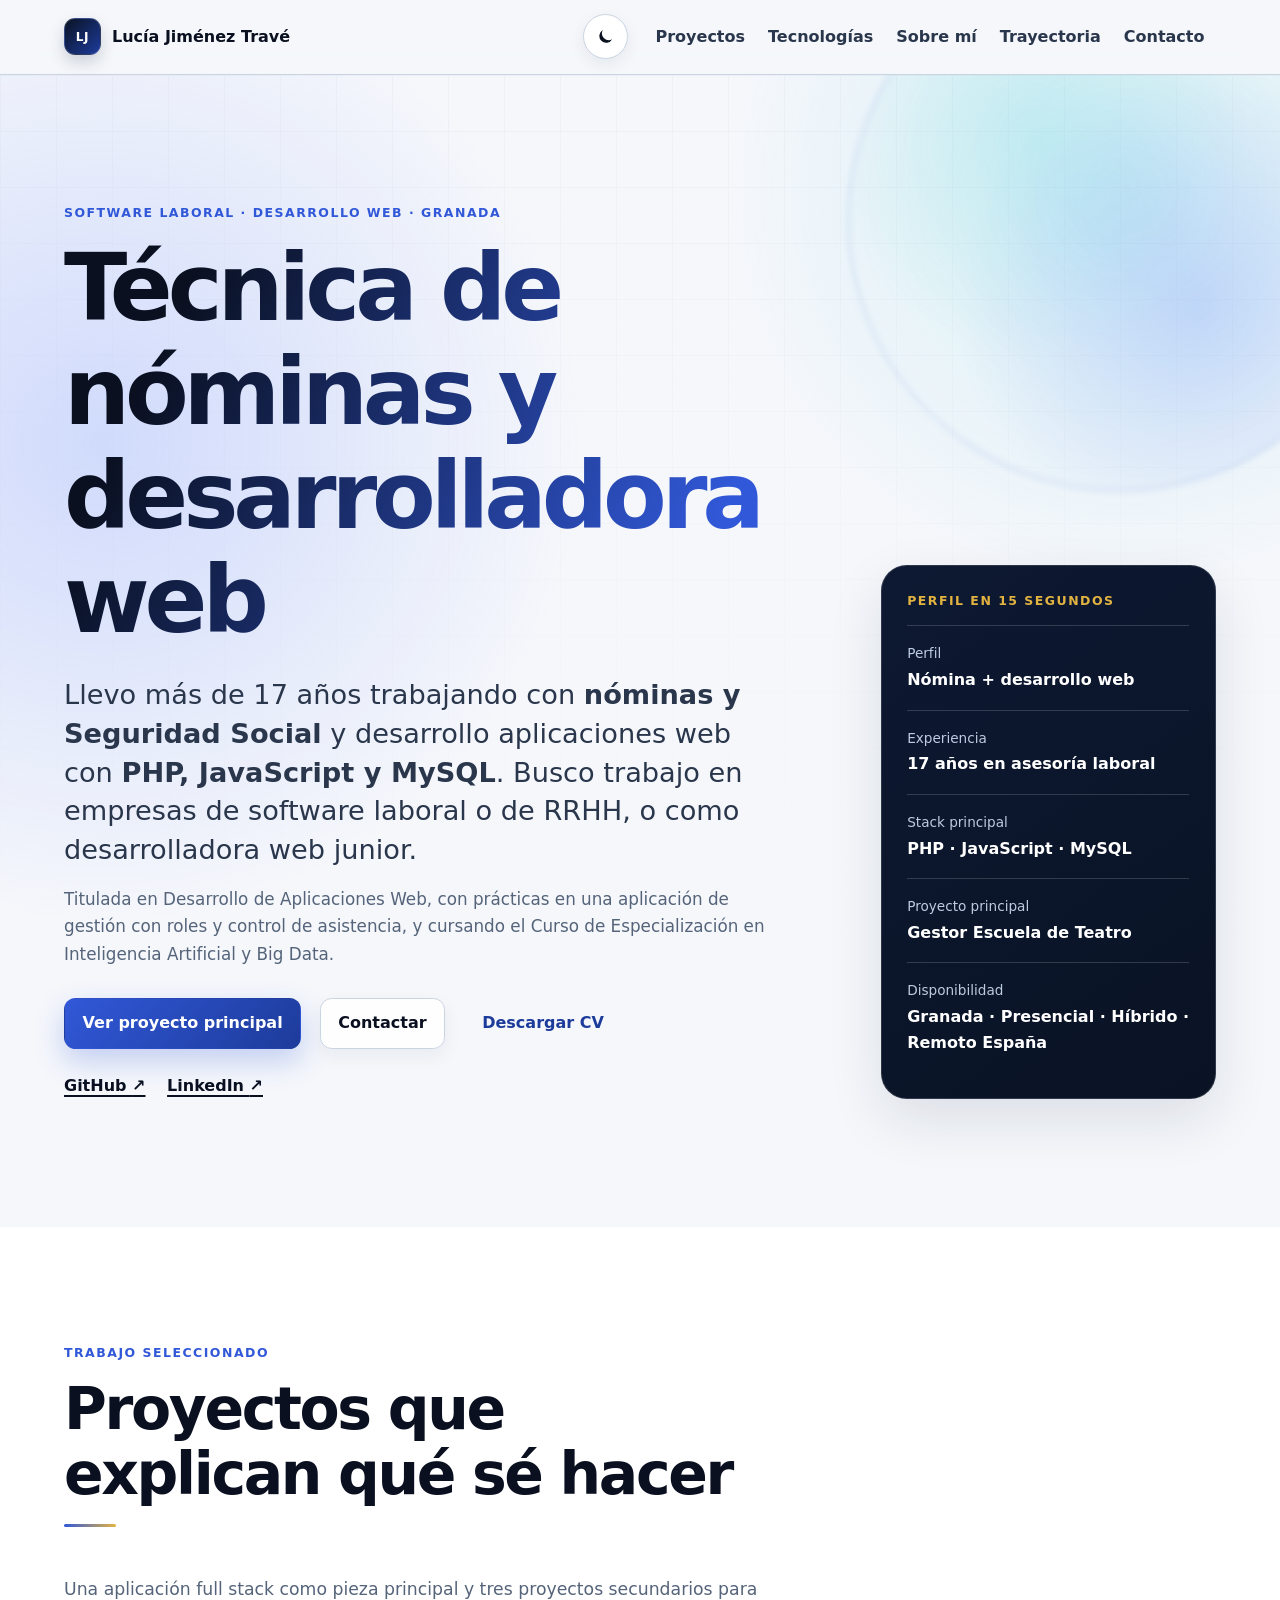
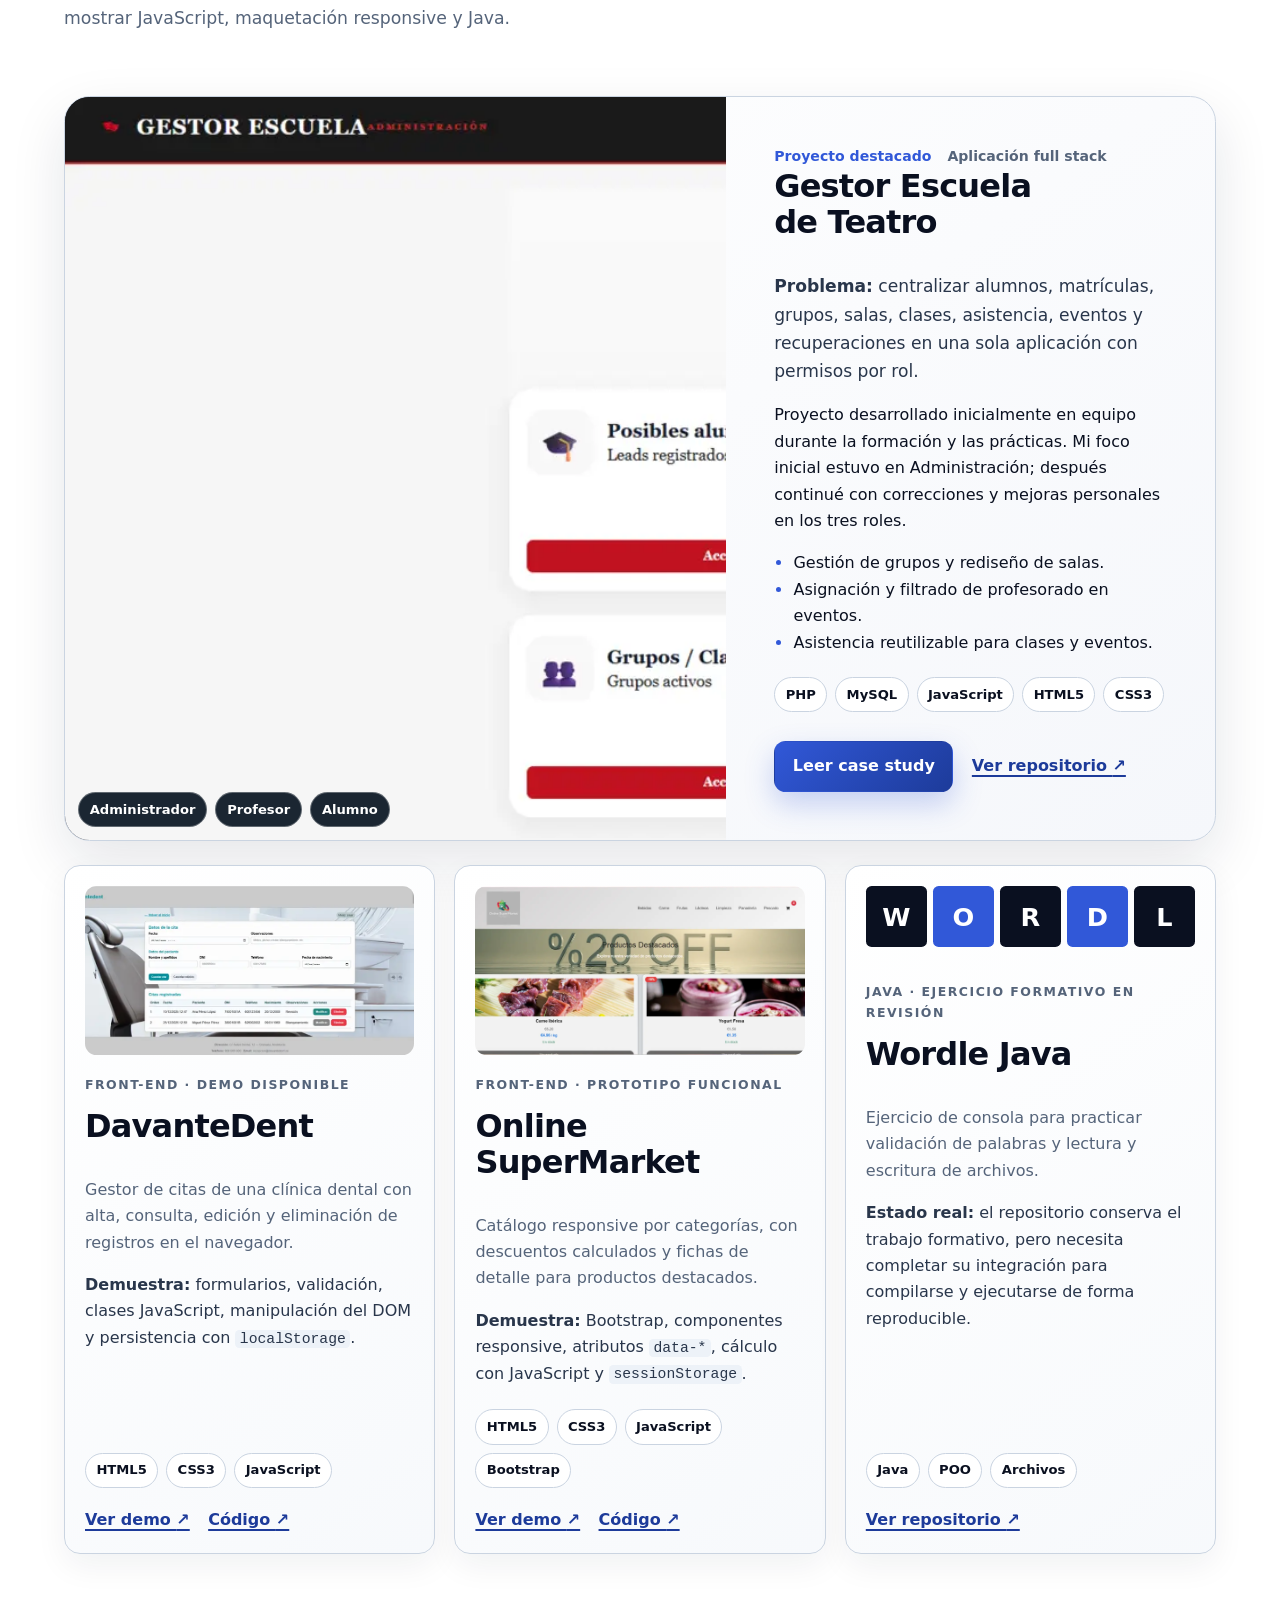
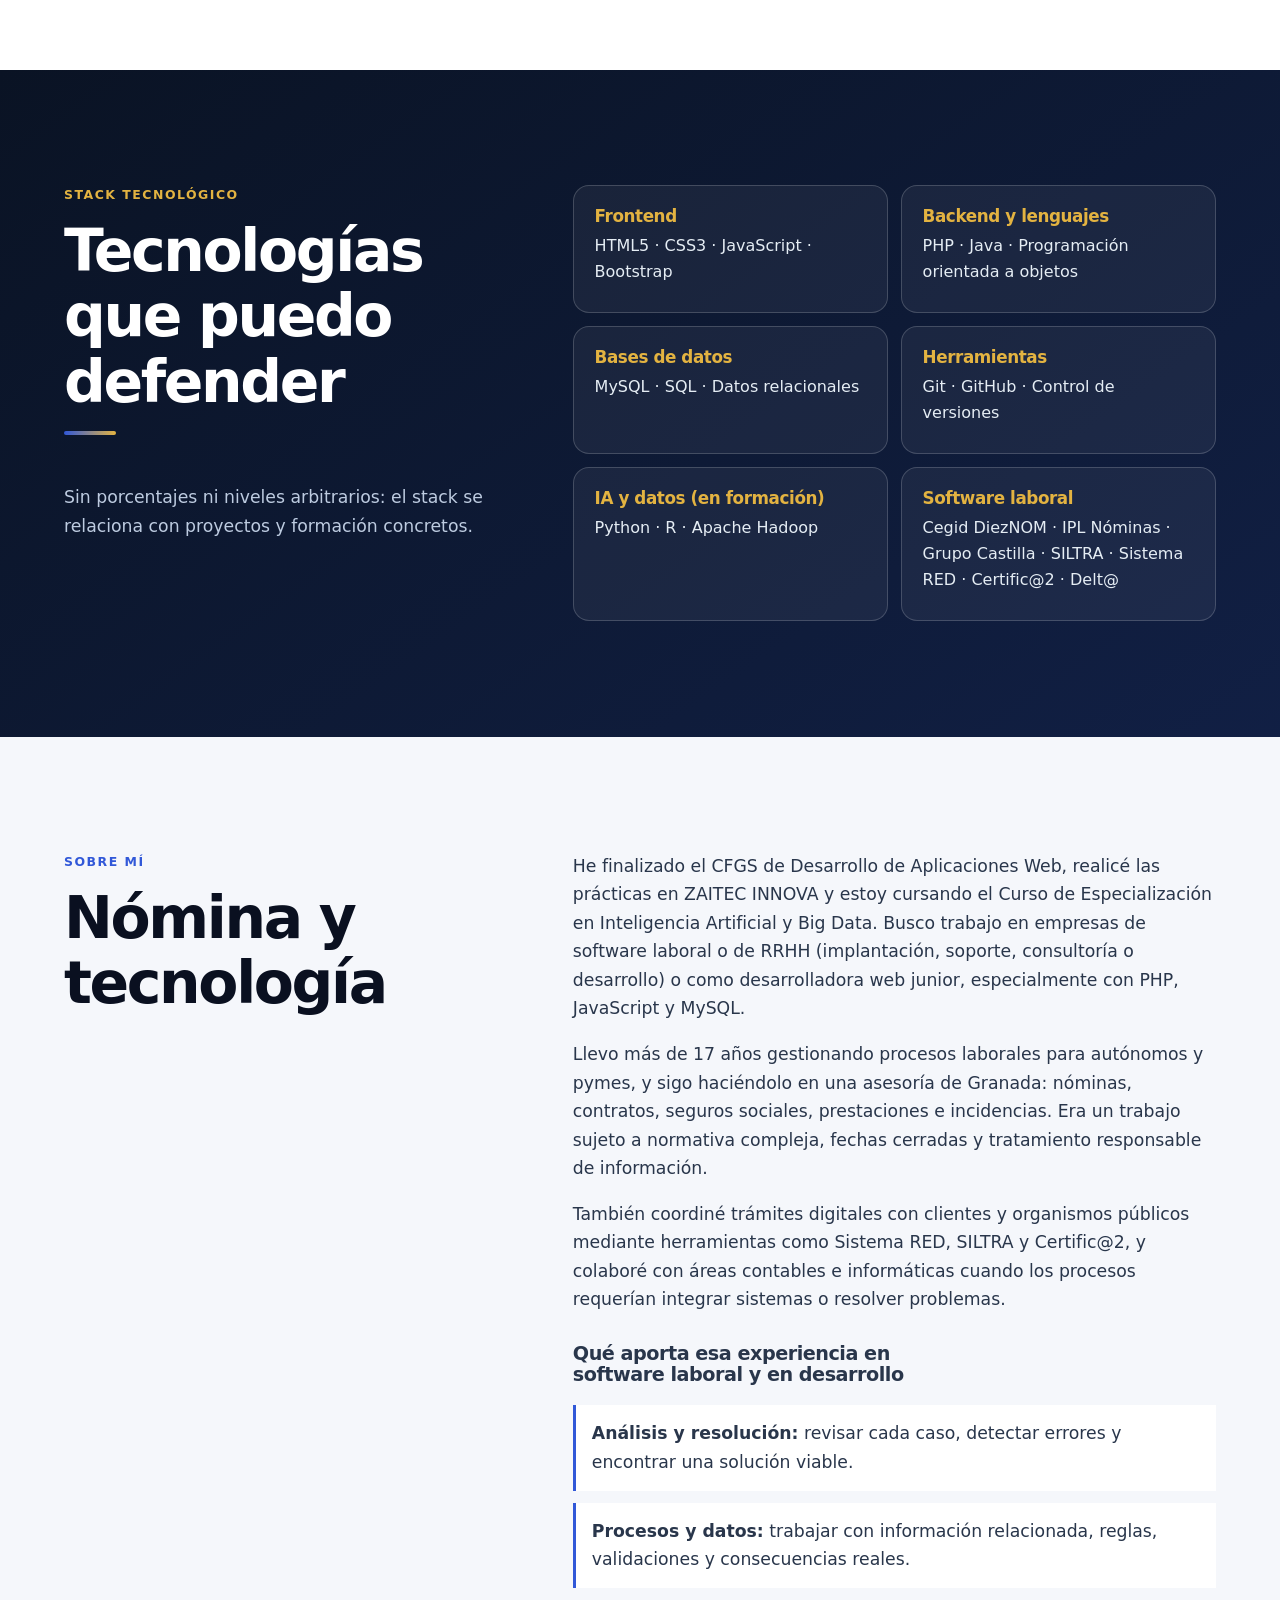
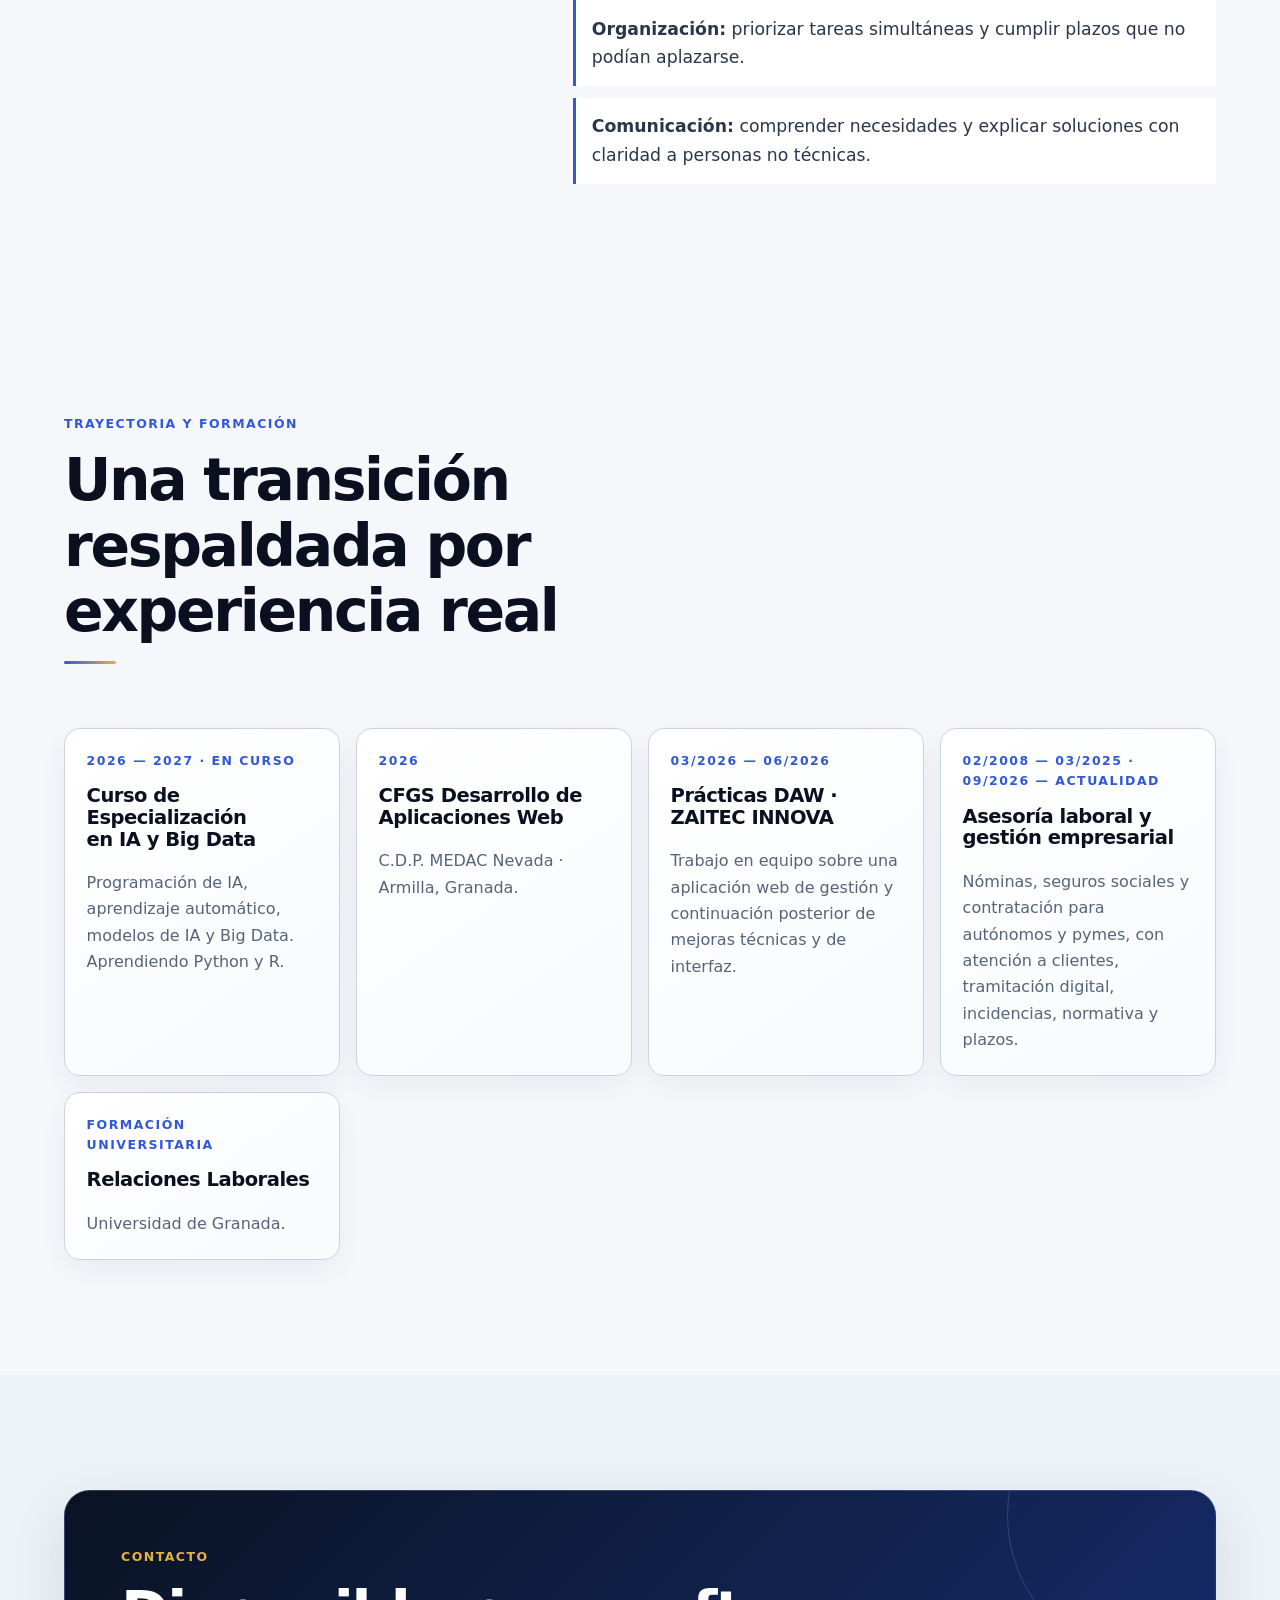
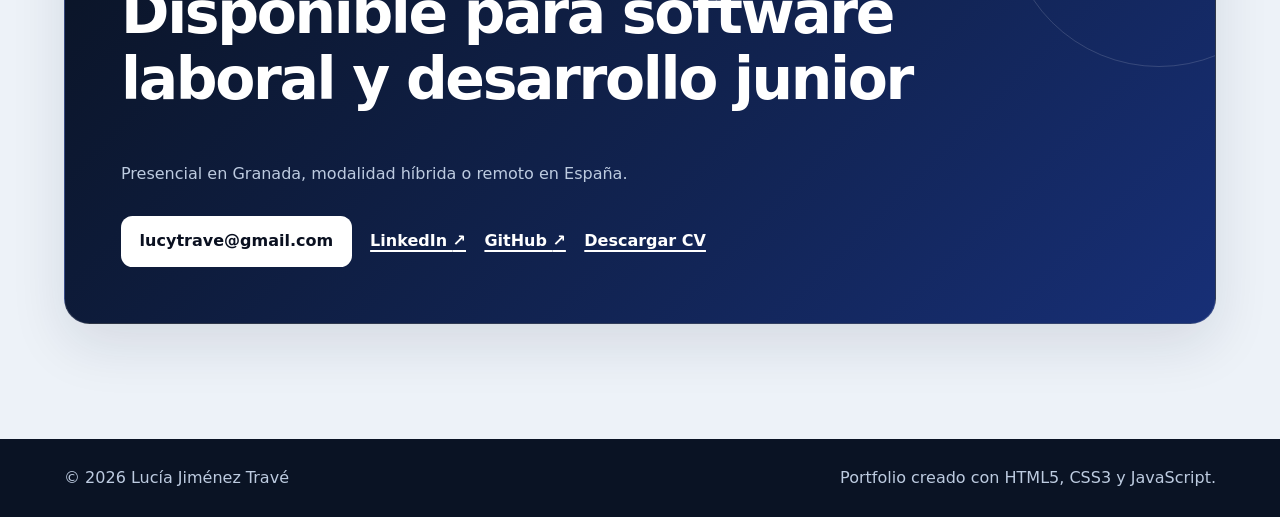
<file: index.html>
<!doctype html>
<html lang="es">
<head>
    <meta charset="utf-8">
    <meta name="viewport" content="width=device-width, initial-scale=1">
    <meta name="description" content="Portfolio de Lucía Jiménez Travé, técnica de nóminas y desarrolladora web en Granada. 17 años en asesoría laboral y proyectos con PHP, JavaScript y MySQL.">
    <meta name="theme-color" content="#081421">
    <meta name="color-scheme" content="light dark">
    <meta property="og:title" content="Lucía Jiménez Travé | Técnica de nóminas y desarrolladora web">
    <meta property="og:description" content="17 años en nóminas y Seguridad Social, desarrollo web con PHP, JavaScript y MySQL, y formación en IA y Big Data.">
    <meta property="og:type" content="website">
    <meta property="og:url" content="https://lucytrave.github.io/portfolio-lucia/">
    <link rel="canonical" href="https://lucytrave.github.io/portfolio-lucia/">
    <link rel="icon" href="assets/icons/favicon.svg" type="image/svg+xml">
    <title>Lucía Jiménez Travé | Técnica de nóminas y desarrolladora web</title>
    <script src="js/theme-init.js"></script>
    <link rel="stylesheet" href="css/styles.css">
    <script src="js/main.js" defer></script>
    <script type="application/ld+json">
    {
        "@context": "https://schema.org",
        "@type": "Person",
        "name": "Lucía Jiménez Travé",
        "jobTitle": "Técnica de nóminas y desarrolladora web",
        "email": "mailto:lucytrave@gmail.com",
        "url": "https://lucytrave.github.io/portfolio-lucia/",
        "address": {"@type": "PostalAddress", "addressLocality": "Granada", "addressCountry": "ES"},
        "sameAs": ["https://github.com/LucyTrave/", "https://www.linkedin.com/in/lucíajtravé"]
    }
    </script>
</head>
<body>
    <a class="skip-link" href="#contenido">Saltar al contenido</a>

    <header class="site-header">
        <div class="container header-inner">
            <a class="brand" href="#inicio" aria-label="Ir al inicio"><span class="brand-mark" aria-hidden="true">LJ</span><span>Lucía Jiménez Travé</span></a>
            <div class="header-tools">
                <button class="theme-toggle" type="button" data-theme-toggle aria-label="Activar modo oscuro">
                    <svg class="theme-icon theme-icon-moon" viewBox="0 0 24 24" aria-hidden="true"><path d="M20.2 15.3A8.4 8.4 0 0 1 8.7 3.8 8.5 8.5 0 1 0 20.2 15.3Z"/></svg>
                    <svg class="theme-icon theme-icon-sun" viewBox="0 0 24 24" aria-hidden="true"><circle cx="12" cy="12" r="4"/><path d="M12 2v2M12 20v2M4.9 4.9l1.4 1.4M17.7 17.7l1.4 1.4M2 12h2M20 12h2M4.9 19.1l1.4-1.4M17.7 6.3l1.4-1.4"/></svg>
                    <span class="sr-only" data-theme-label>Activar modo oscuro</span>
                </button>
                <button class="menu-button" type="button" aria-expanded="false" aria-controls="main-navigation" data-menu-button>
                    <span class="sr-only">Abrir menú</span><span aria-hidden="true"></span><span aria-hidden="true"></span><span aria-hidden="true"></span>
                </button>
            </div>
            <nav id="main-navigation" class="main-nav" aria-label="Navegación principal" data-navigation>
                <a href="#proyectos">Proyectos</a><a href="#tecnologias">Tecnologías</a><a href="#sobre-mi">Sobre mí</a><a href="#trayectoria">Trayectoria</a><a href="#contacto">Contacto</a>
            </nav>
        </div>
    </header>

    <main id="contenido">
        <section class="hero" id="inicio" aria-labelledby="hero-title">
            <div class="container hero-grid">
                <div class="hero-copy">
                    <p class="eyebrow">Software laboral · Desarrollo web · Granada</p>
                    <h1 id="hero-title">Técnica de nóminas y desarrolladora web</h1>
                    <p class="hero-lead">Llevo más de 17 años trabajando con <strong>nóminas y Seguridad Social</strong> y desarrollo aplicaciones web con <strong>PHP, JavaScript y MySQL</strong>. Busco trabajo en empresas de software laboral o de RRHH, o como desarrolladora web junior.</p>
                    <p class="hero-support">Titulada en Desarrollo de Aplicaciones Web, con prácticas en una aplicación de gestión con roles y control de asistencia, y cursando el Curso de Especialización en Inteligencia Artificial y Big Data.</p>
                    <div class="hero-actions" aria-label="Acciones principales">
                        <a class="button button-primary" href="#proyecto-destacado">Ver proyecto principal</a>
                        <a class="button button-secondary" href="mailto:lucytrave@gmail.com">Contactar</a>
                        <a class="button button-quiet" href="assets/documents/CV_Lucia_Jimenez_Trave.pdf" download>Descargar CV</a>
                    </div>
                    <ul class="profile-links" aria-label="Perfiles profesionales">
                        <li><a href="https://github.com/LucyTrave/" target="_blank" rel="noreferrer">GitHub <span aria-hidden="true">↗</span></a></li>
                        <li><a href="https://www.linkedin.com/in/lucíajtravé" target="_blank" rel="noreferrer">LinkedIn <span aria-hidden="true">↗</span></a></li>
                    </ul>
                </div>
                <aside class="hero-summary" aria-label="Resumen profesional">
                    <p class="summary-label">Perfil en 15 segundos</p>
                    <dl>
                        <div><dt>Perfil</dt><dd>Nómina + desarrollo web</dd></div><div><dt>Experiencia</dt><dd>17 años en asesoría laboral</dd></div>
                        <div><dt>Stack principal</dt><dd>PHP · JavaScript · MySQL</dd></div>
                        <div><dt>Proyecto principal</dt><dd>Gestor Escuela de Teatro</dd></div>
                        <div><dt>Disponibilidad</dt><dd>Granada · Presencial · Híbrido · Remoto España</dd></div>
                    </dl>
                </aside>
            </div>
        </section>

        <section class="section featured-section" id="proyectos" aria-labelledby="projects-title">
            <div class="container">
                <div class="section-heading"><p class="eyebrow">Trabajo seleccionado</p><h2 id="projects-title">Proyectos que explican qué sé hacer</h2><p>Una aplicación full stack como pieza principal y tres proyectos secundarios para mostrar JavaScript, maquetación responsive y Java.</p></div>

                <article class="featured-project" id="proyecto-destacado">
                    <div class="featured-visual">
                        <img src="assets/img/gestor-panel-administracion.webp" width="1600" height="652" alt="Panel de administración del Gestor Escuela de Teatro" fetchpriority="high">
                        <div class="role-list" aria-label="Roles de la aplicación"><span>Administrador</span><span>Profesor</span><span>Alumno</span></div>
                    </div>
                    <div class="featured-content">
                        <div class="project-meta"><span class="status">Proyecto destacado</span><span>Aplicación full stack</span></div>
                        <h3>Gestor Escuela de Teatro</h3>
                        <p class="project-problem"><strong>Problema:</strong> centralizar alumnos, matrículas, grupos, salas, clases, asistencia, eventos y recuperaciones en una sola aplicación con permisos por rol.</p>
                        <p>Proyecto desarrollado inicialmente en equipo durante la formación y las prácticas. Mi foco inicial estuvo en Administración; después continué con correcciones y mejoras personales en los tres roles.</p>
                        <ul class="evidence-list"><li>Gestión de grupos y rediseño de salas.</li><li>Asignación y filtrado de profesorado en eventos.</li><li>Asistencia reutilizable para clases y eventos.</li></ul>
                        <ul class="tech-list" aria-label="Tecnologías del Gestor Escuela de Teatro"><li>PHP</li><li>MySQL</li><li>JavaScript</li><li>HTML5</li><li>CSS3</li></ul>
                        <div class="project-actions"><a class="button button-primary" href="projects/gestor-escuela-teatro.html">Leer case study</a><a class="text-link" href="https://github.com/LucyTrave/Gestor-Escuela-de-Teatro" target="_blank" rel="noreferrer">Ver repositorio <span aria-hidden="true">↗</span></a></div>
                    </div>
                </article>

                <div class="secondary-projects" aria-label="Proyectos secundarios">
                    <article class="project-card">
                        <img src="assets/img/davantedent-gestion.webp" width="814" height="385" alt="Formulario y listado de citas de DavanteDent" loading="lazy">
                        <p class="project-type">Front-end · Demo disponible</p><h3>DavanteDent</h3>
                        <p>Gestor de citas de una clínica dental con alta, consulta, edición y eliminación de registros en el navegador.</p>
                        <p class="project-scope"><strong>Demuestra:</strong> formularios, validación, clases JavaScript, manipulación del DOM y persistencia con <code>localStorage</code>.</p>
                        <ul class="tech-list" aria-label="Tecnologías de DavanteDent"><li>HTML5</li><li>CSS3</li><li>JavaScript</li></ul>
                        <div class="project-actions"><a class="text-link" href="https://lucytrave.github.io/DavanteDent/" target="_blank" rel="noreferrer">Ver demo <span aria-hidden="true">↗</span></a><a class="text-link" href="https://github.com/LucyTrave/DavanteDent" target="_blank" rel="noreferrer">Código <span aria-hidden="true">↗</span></a></div>
                    </article>

                    <article class="project-card">
                        <img src="assets/img/supermarket-inicio.webp" width="1600" height="750" alt="Catálogo de productos de Online SuperMarket" loading="lazy">
                        <p class="project-type">Front-end · Prototipo funcional</p><h3>Online SuperMarket</h3>
                        <p>Catálogo responsive por categorías, con descuentos calculados y fichas de detalle para productos destacados.</p>
                        <p class="project-scope"><strong>Demuestra:</strong> Bootstrap, componentes responsive, atributos <code>data-*</code>, cálculo con JavaScript y <code>sessionStorage</code>.</p>
                        <ul class="tech-list" aria-label="Tecnologías de Online SuperMarket"><li>HTML5</li><li>CSS3</li><li>JavaScript</li><li>Bootstrap</li></ul>
                        <div class="project-actions"><a class="text-link" href="https://lucytrave.github.io/Online-SuperMarket/" target="_blank" rel="noreferrer">Ver demo <span aria-hidden="true">↗</span></a><a class="text-link" href="https://github.com/LucyTrave/Online-SuperMarket" target="_blank" rel="noreferrer">Código <span aria-hidden="true">↗</span></a></div>
                    </article>

                    <article class="project-card project-card-wordle">
                        <div class="wordle-mark" aria-hidden="true"><span>W</span><span>O</span><span>R</span><span>D</span><span>L</span></div>
                        <p class="project-type">Java · Ejercicio formativo en revisión</p><h3>Wordle Java</h3>
                        <p>Ejercicio de consola para practicar validación de palabras y lectura y escritura de archivos.</p>
                        <p class="project-scope"><strong>Estado real:</strong> el repositorio conserva el trabajo formativo, pero necesita completar su integración para compilarse y ejecutarse de forma reproducible.</p>
                        <ul class="tech-list" aria-label="Tecnologías de Wordle Java"><li>Java</li><li>POO</li><li>Archivos</li></ul>
                        <div class="project-actions"><a class="text-link" href="https://github.com/LucyTrave/Wordle-Juego-en-Java" target="_blank" rel="noreferrer">Ver repositorio <span aria-hidden="true">↗</span></a></div>
                    </article>
                </div>
            </div>
        </section>

        <section class="section stack-section" id="tecnologias" aria-labelledby="stack-title">
            <div class="container stack-grid">
                <div class="section-heading"><p class="eyebrow">Stack tecnológico</p><h2 id="stack-title">Tecnologías que puedo defender</h2><p>Sin porcentajes ni niveles arbitrarios: el stack se relaciona con proyectos y formación concretos.</p></div>
                <div class="stack-groups"><section><h3>Frontend</h3><p>HTML5 · CSS3 · JavaScript · Bootstrap</p></section><section><h3>Backend y lenguajes</h3><p>PHP · Java · Programación orientada a objetos</p></section><section><h3>Bases de datos</h3><p>MySQL · SQL · Datos relacionales</p></section><section><h3>Herramientas</h3><p>Git · GitHub · Control de versiones</p></section><section><h3>IA y datos (en formación)</h3><p>Python · R · Apache Hadoop</p></section><section><h3>Software laboral</h3><p>Cegid DiezNOM · IPL Nóminas · Grupo Castilla · SILTRA · Sistema RED · Certific@2 · Delt@</p></section></div>
            </div>
        </section>

        <section class="section about-section" id="sobre-mi" aria-labelledby="about-title">
            <div class="container about-grid">
                <div><p class="eyebrow">Sobre mí</p><h2 id="about-title">Nómina y tecnología</h2></div>
                <div class="about-copy">
                    <p>He finalizado el CFGS de Desarrollo de Aplicaciones Web, realicé las prácticas en ZAITEC INNOVA y estoy cursando el Curso de Especialización en Inteligencia Artificial y Big Data. Busco trabajo en empresas de software laboral o de RRHH (implantación, soporte, consultoría o desarrollo) o como desarrolladora web junior, especialmente con PHP, JavaScript y MySQL.</p>
                    <p>Llevo más de 17 años gestionando procesos laborales para autónomos y pymes, y sigo haciéndolo en una asesoría de Granada: nóminas, contratos, seguros sociales, prestaciones e incidencias. Era un trabajo sujeto a normativa compleja, fechas cerradas y tratamiento responsable de información.</p>
                    <p>También coordiné trámites digitales con clientes y organismos públicos mediante herramientas como Sistema RED, SILTRA y Certific@2, y colaboré con áreas contables e informáticas cuando los procesos requerían integrar sistemas o resolver problemas.</p>
                    <h3>Qué aporta esa experiencia en software laboral y en desarrollo</h3>
                    <ul class="transfer-list">
                        <li><strong>Análisis y resolución:</strong> revisar cada caso, detectar errores y encontrar una solución viable.</li>
                        <li><strong>Procesos y datos:</strong> trabajar con información relacionada, reglas, validaciones y consecuencias reales.</li>
                        <li><strong>Organización:</strong> priorizar tareas simultáneas y cumplir plazos que no podían aplazarse.</li>
                        <li><strong>Comunicación:</strong> comprender necesidades y explicar soluciones con claridad a personas no técnicas.</li>
                    </ul>
                </div>
            </div>
        </section>

        <section class="section journey-section" id="trayectoria" aria-labelledby="journey-title">
            <div class="container">
                <div class="section-heading"><p class="eyebrow">Trayectoria y formación</p><h2 id="journey-title">Una transición respaldada por experiencia real</h2></div>
                <div class="timeline"><article><p class="timeline-label">2026 — 2027 · En curso</p><h3>Curso de Especialización en IA y Big Data</h3><p>Programación de IA, aprendizaje automático, modelos de IA y Big Data. Aprendiendo Python y R.</p></article><article><p class="timeline-label">2026</p><h3>CFGS Desarrollo de Aplicaciones Web</h3><p>C.D.P. MEDAC Nevada · Armilla, Granada.</p></article><article><p class="timeline-label">03/2026 — 06/2026</p><h3>Prácticas DAW · ZAITEC INNOVA</h3><p>Trabajo en equipo sobre una aplicación web de gestión y continuación posterior de mejoras técnicas y de interfaz.</p></article><article><p class="timeline-label">02/2008 — 03/2025 · 09/2026 — actualidad</p><h3>Asesoría laboral y gestión empresarial</h3><p>Nóminas, seguros sociales y contratación para autónomos y pymes, con atención a clientes, tramitación digital, incidencias, normativa y plazos.</p></article><article><p class="timeline-label">Formación universitaria</p><h3>Relaciones Laborales</h3><p>Universidad de Granada.</p></article></div>
            </div>
        </section>

        <section class="section contact-section" id="contacto" aria-labelledby="contact-title">
            <div class="container contact-card">
                <div><p class="eyebrow">Contacto</p><h2 id="contact-title">Disponible para software laboral y desarrollo junior</h2><p>Presencial en Granada, modalidad híbrida o remoto en España.</p></div>
                <div class="contact-actions"><a class="button button-light" href="mailto:lucytrave@gmail.com">lucytrave@gmail.com</a><a href="https://www.linkedin.com/in/lucíajtravé" target="_blank" rel="noreferrer">LinkedIn <span aria-hidden="true">↗</span></a><a href="https://github.com/LucyTrave/" target="_blank" rel="noreferrer">GitHub <span aria-hidden="true">↗</span></a><a href="assets/documents/CV_Lucia_Jimenez_Trave.pdf" download>Descargar CV</a></div>
            </div>
        </section>
    </main>

    <footer class="site-footer"><div class="container footer-inner"><p>© <span data-current-year>2026</span> Lucía Jiménez Travé</p><p>Portfolio creado con HTML5, CSS3 y JavaScript.</p></div></footer>
</body>
</html>
</file>
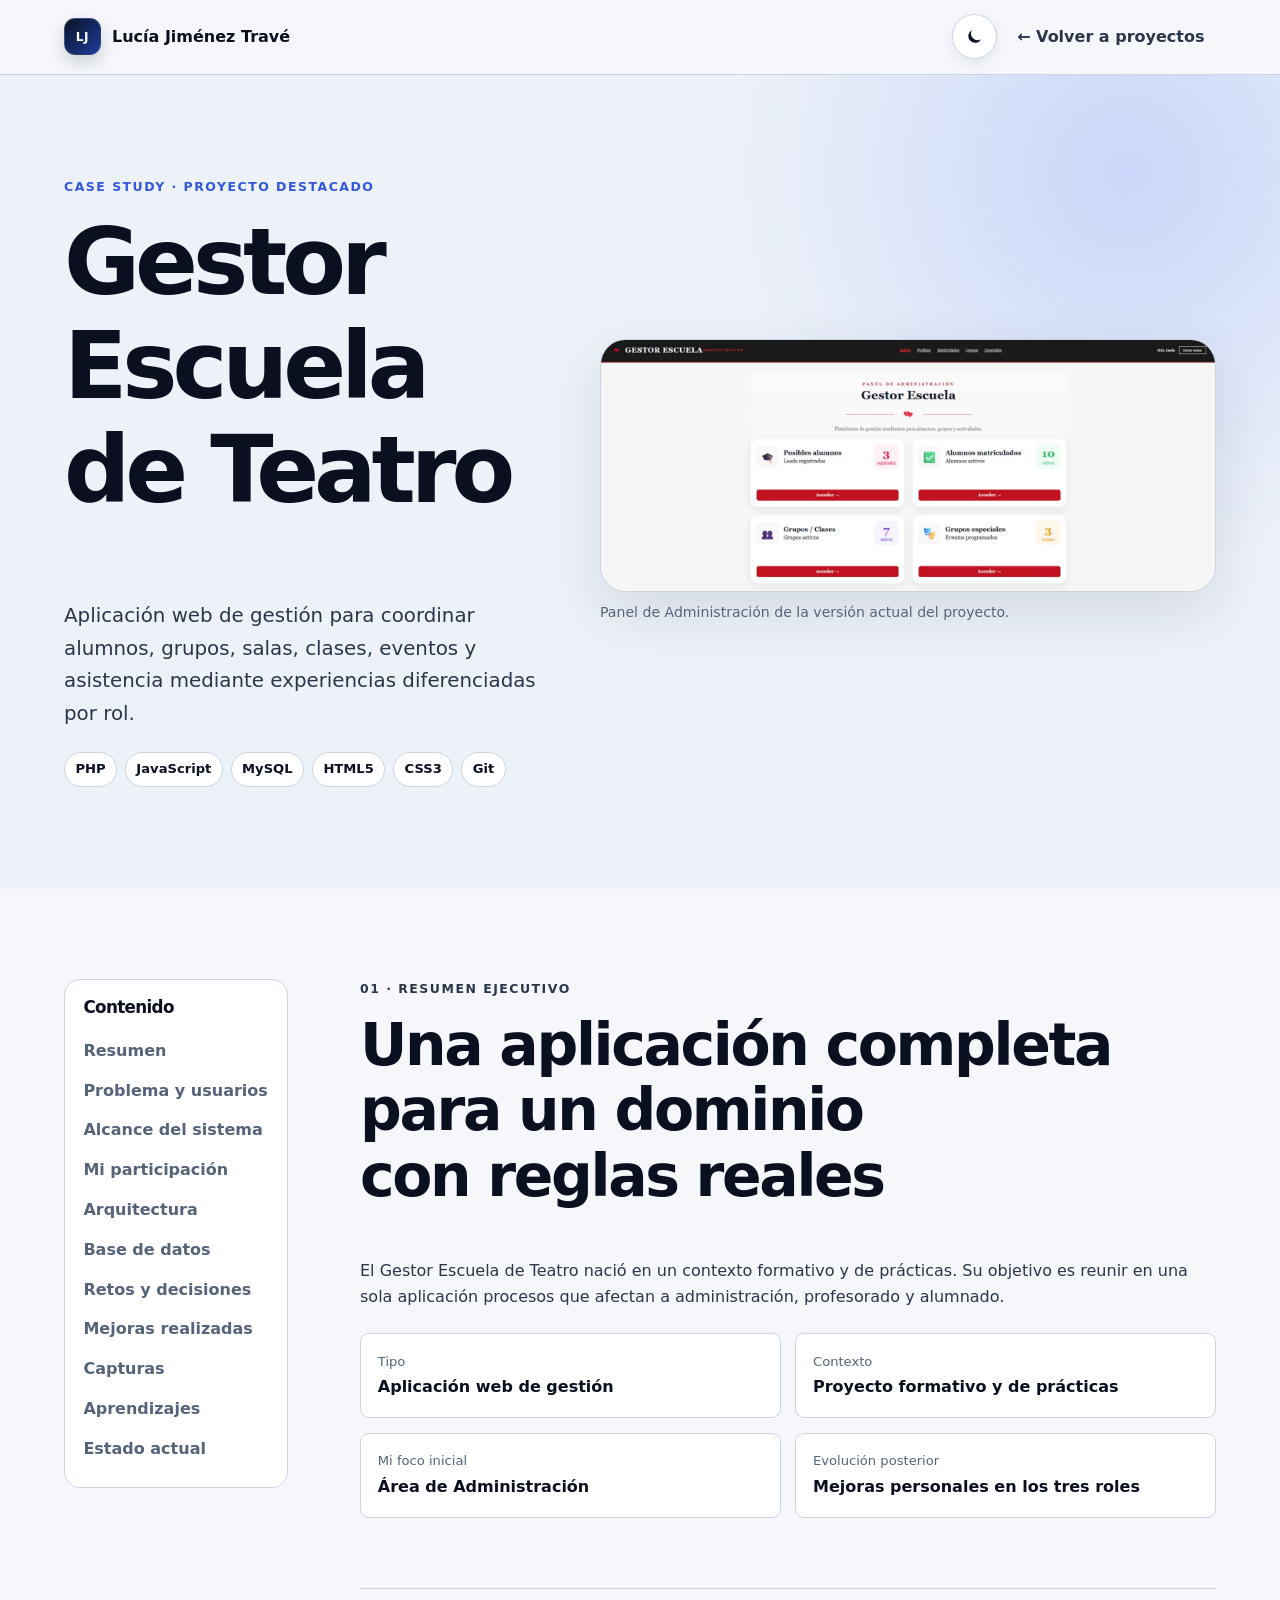
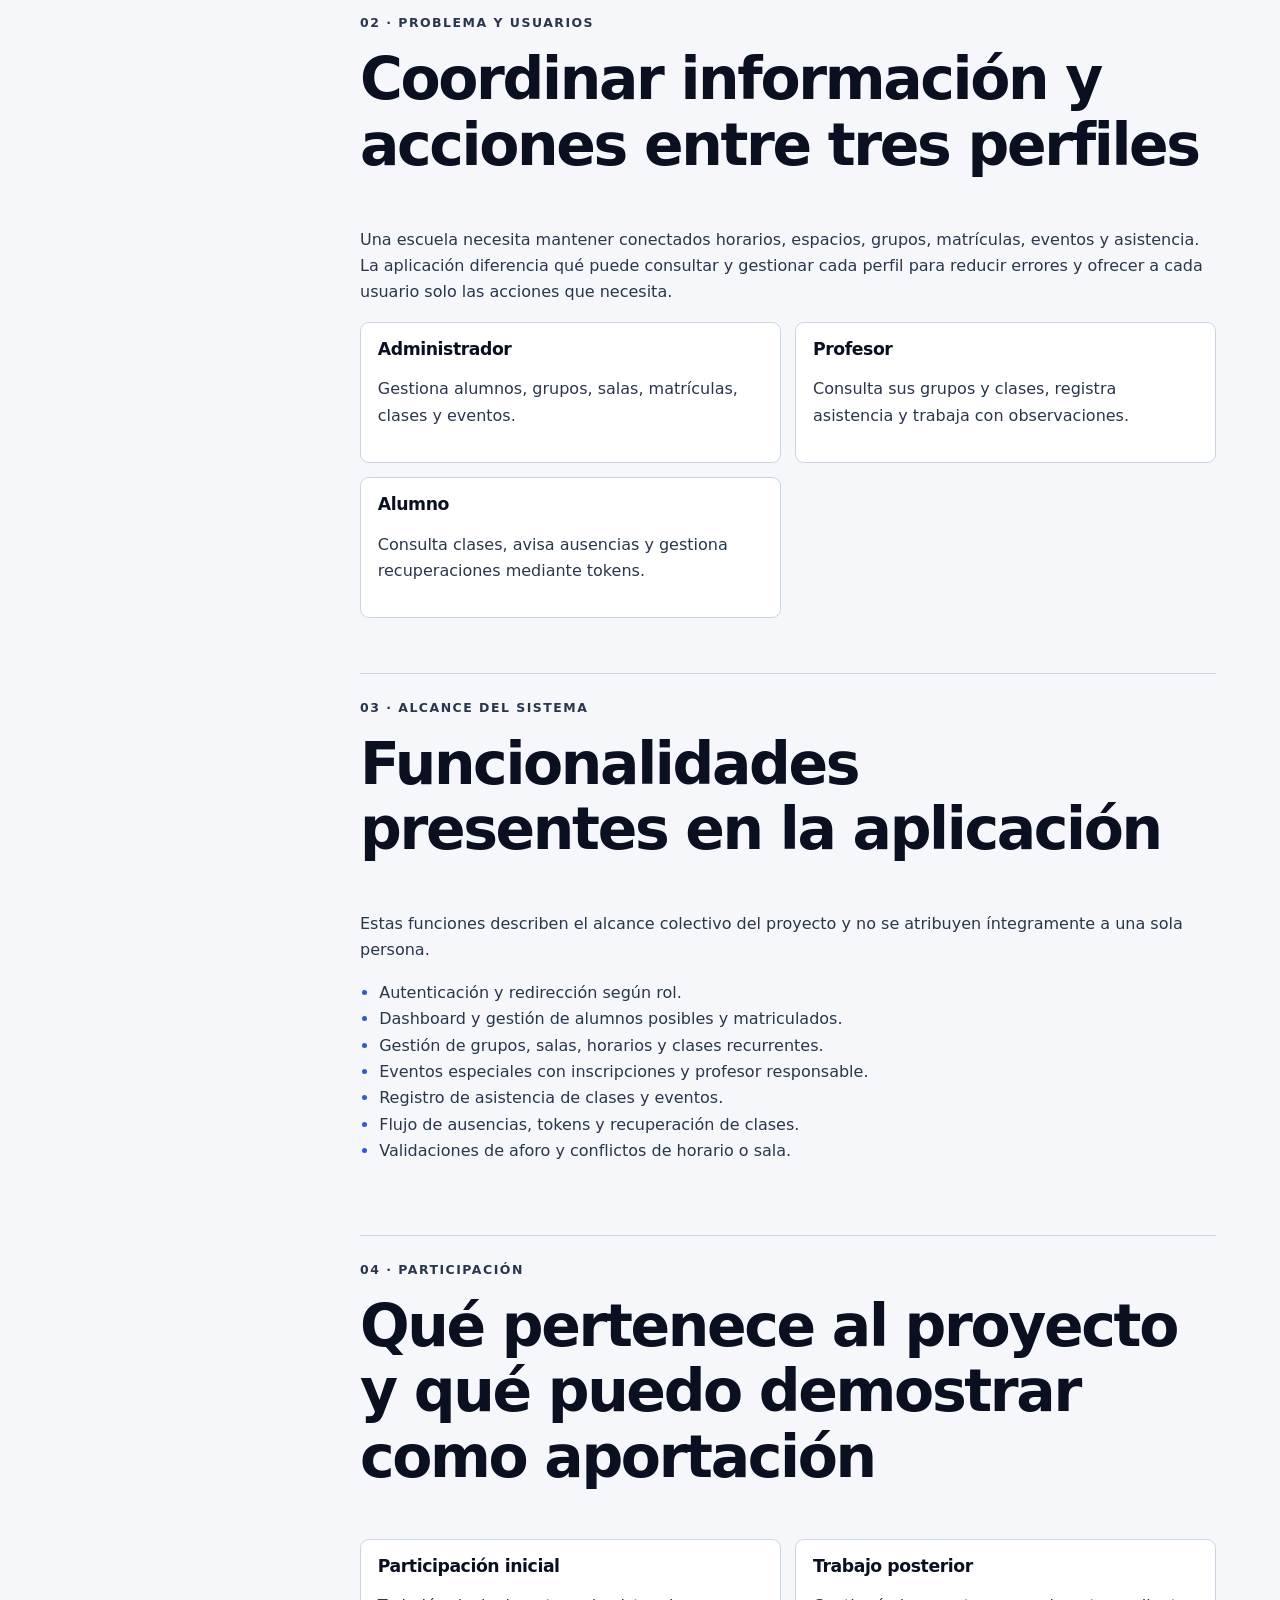
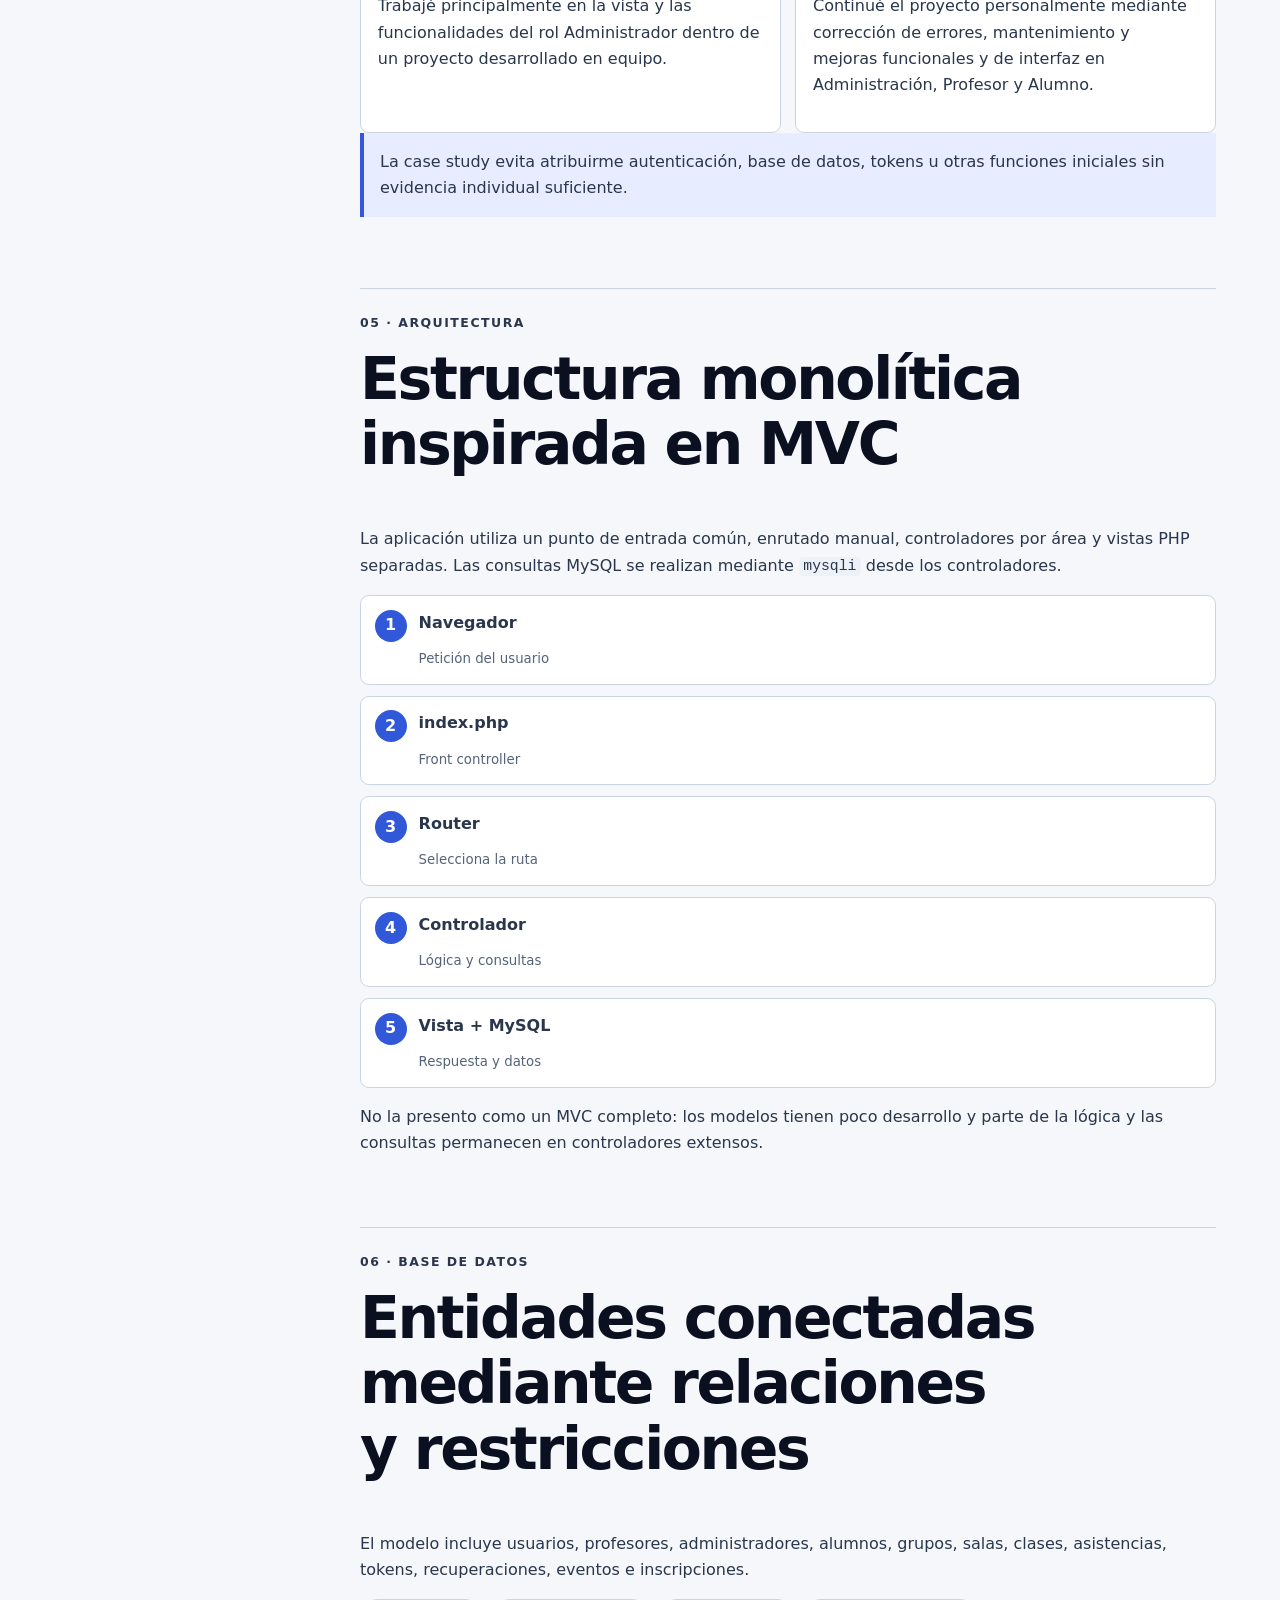
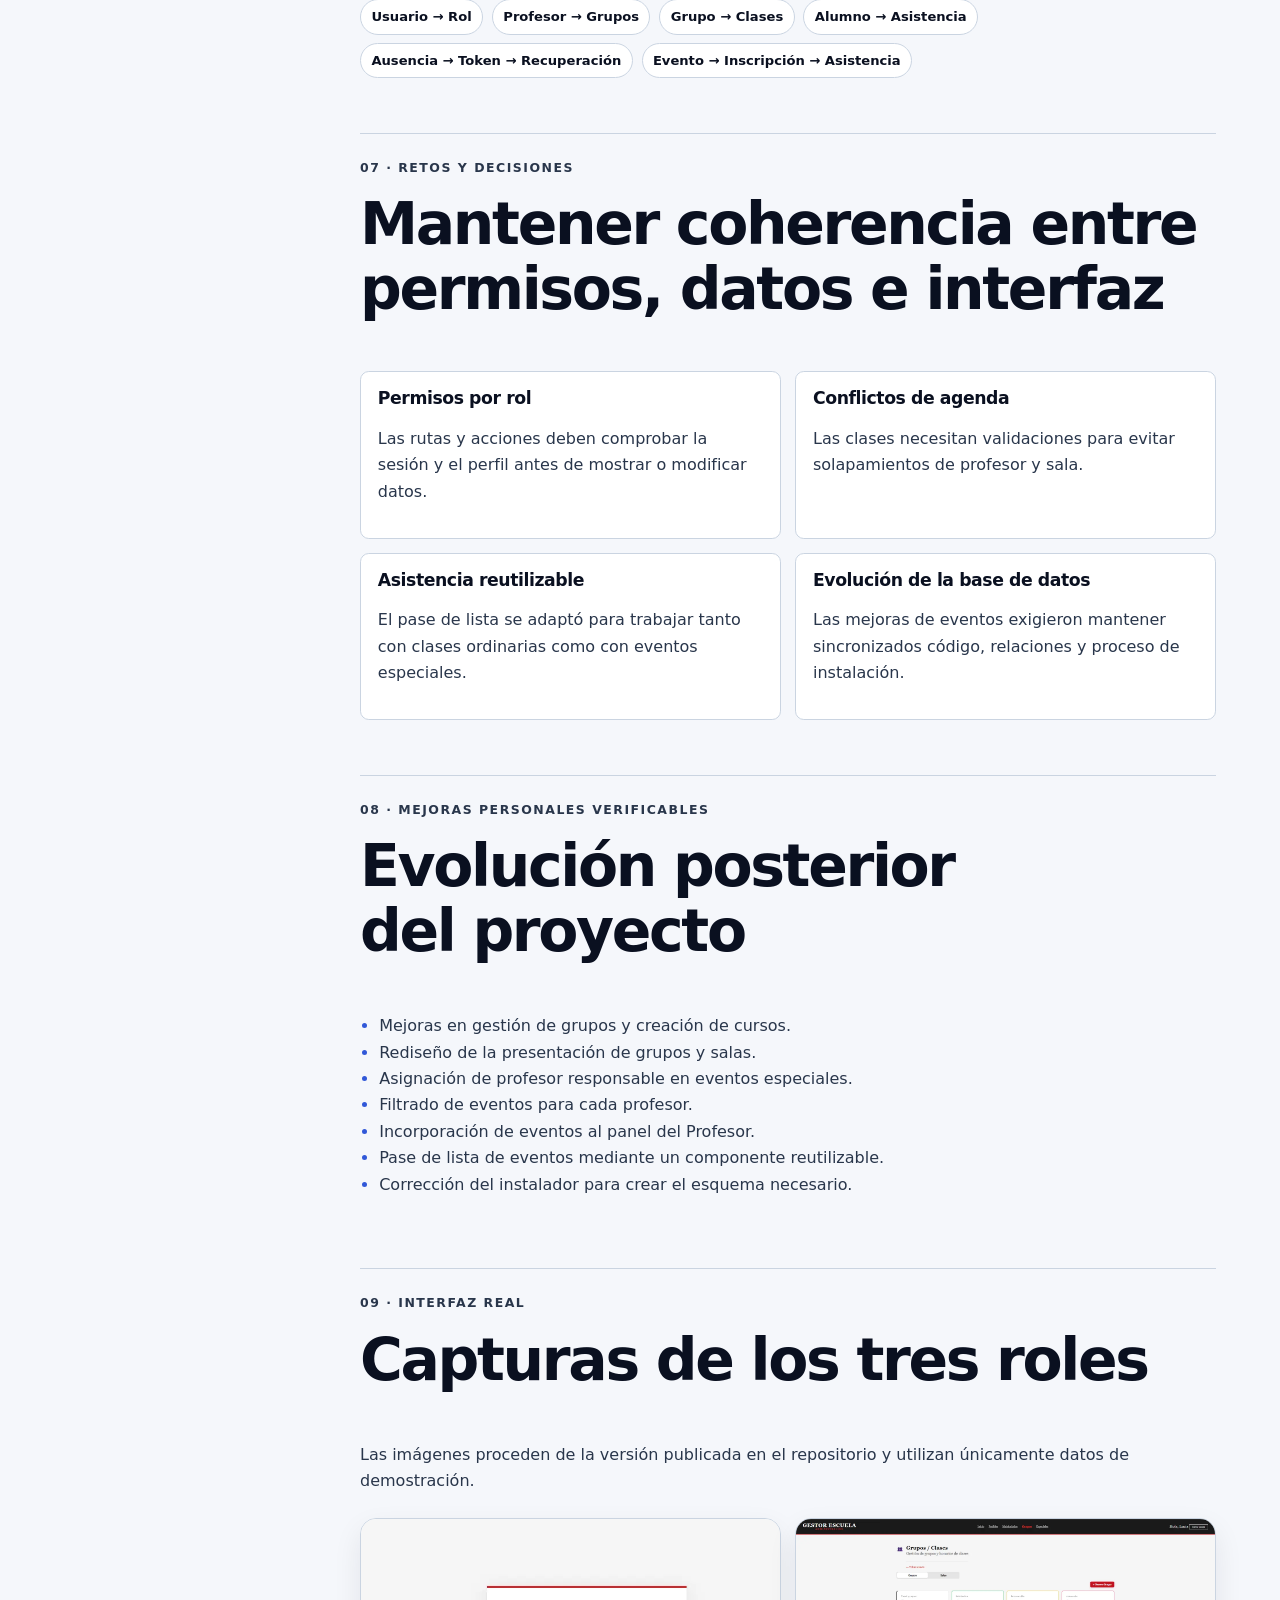
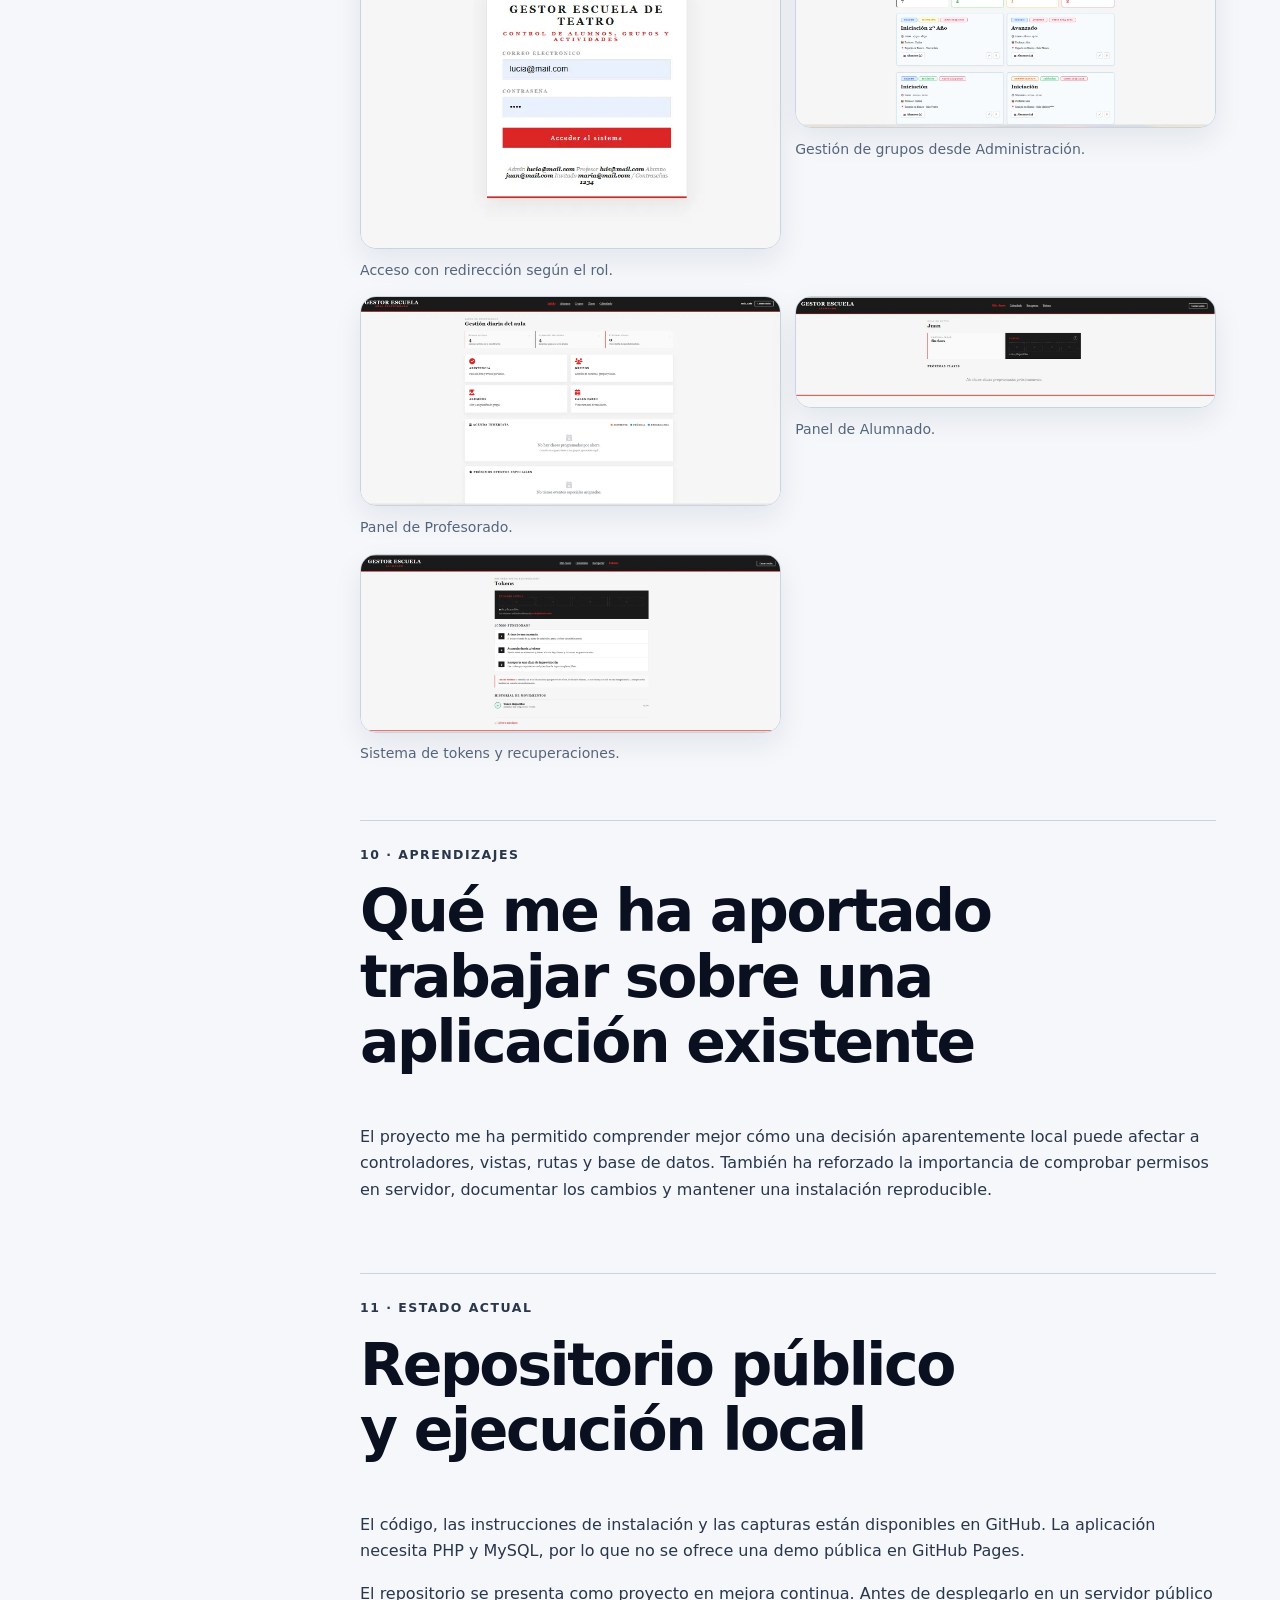
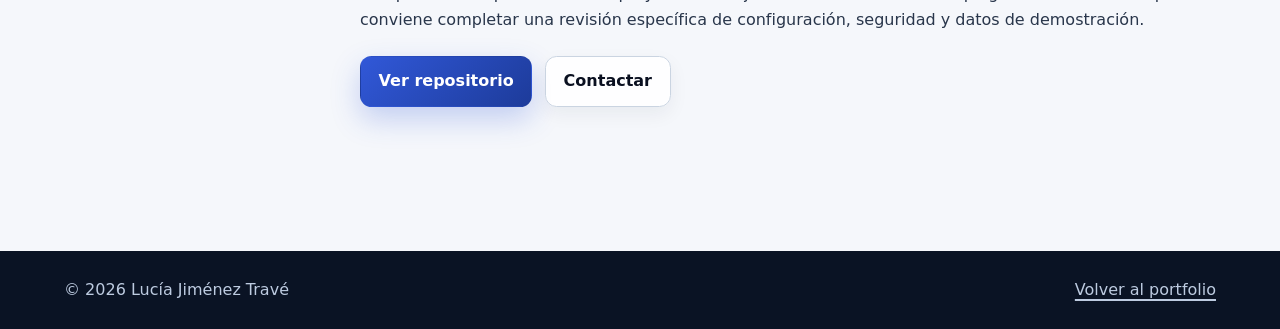
<file: projects/gestor-escuela-teatro.html>
<!doctype html>
<html lang="es">
<head>
    <meta charset="utf-8">
    <meta name="viewport" content="width=device-width, initial-scale=1">
    <meta name="description" content="Case study del Gestor Escuela de Teatro, aplicación web PHP y MySQL con roles de Administrador, Profesor y Alumno.">
    <meta name="theme-color" content="#0b1220">
    <meta name="color-scheme" content="light dark">
    <meta property="og:title" content="Gestor Escuela de Teatro | Case study">
    <meta property="og:description" content="Aplicación PHP y MySQL con roles de Administración, Profesorado y Alumnado.">
    <meta property="og:type" content="article">
    <meta property="og:url" content="https://lucytrave.github.io/portfolio-lucia/projects/gestor-escuela-teatro.html">
    <link rel="canonical" href="https://lucytrave.github.io/portfolio-lucia/projects/gestor-escuela-teatro.html">
    <link rel="icon" href="../assets/icons/favicon.svg" type="image/svg+xml">
    <title>Gestor Escuela de Teatro | Case study de Lucía Jiménez Travé</title>
    <script src="../js/theme-init.js"></script>
    <link rel="stylesheet" href="../css/styles.css">
    <script src="../js/main.js" defer></script>
</head>
<body>
    <a class="skip-link" href="#contenido">Saltar al contenido</a>

    <header class="site-header" data-header>
        <div class="container header-inner">
            <a class="brand" href="../index.html" aria-label="Volver al portfolio de Lucía Jiménez Travé">
                <span class="brand-mark" aria-hidden="true">LJ</span>
                <span>Lucía Jiménez Travé</span>
            </a>
            <div class="case-header-tools">
                <button class="theme-toggle" type="button" data-theme-toggle aria-label="Activar modo oscuro">
                    <svg class="theme-icon theme-icon-moon" viewBox="0 0 24 24" aria-hidden="true"><path d="M20.2 15.3A8.4 8.4 0 0 1 8.7 3.8 8.5 8.5 0 1 0 20.2 15.3Z"/></svg>
                    <svg class="theme-icon theme-icon-sun" viewBox="0 0 24 24" aria-hidden="true"><circle cx="12" cy="12" r="4"/><path d="M12 2v2M12 20v2M4.9 4.9l1.4 1.4M17.7 17.7l1.4 1.4M2 12h2M20 12h2M4.9 19.1l1.4-1.4M17.7 6.3l1.4-1.4"/></svg>
                    <span class="sr-only" data-theme-label>Activar modo oscuro</span>
                </button>
                <a class="back-link" href="../index.html#proyectos">← Volver a proyectos</a>
            </div>
        </div>
    </header>

    <main id="contenido" class="case-study">
        <section class="case-hero" aria-labelledby="case-title">
            <div class="container case-hero-grid">
                <div>
                    <p class="eyebrow">Case study · Proyecto destacado</p>
                    <h1 id="case-title">Gestor Escuela de Teatro</h1>
                    <p class="case-lead">Aplicación web de gestión para coordinar alumnos, grupos, salas, clases, eventos y asistencia mediante experiencias diferenciadas por rol.</p>
                    <ul class="tech-list" aria-label="Tecnologías del proyecto">
                        <li>PHP</li>
                        <li>JavaScript</li>
                        <li>MySQL</li>
                        <li>HTML5</li>
                        <li>CSS3</li>
                        <li>Git</li>
                    </ul>
                </div>
                <figure class="case-cover">
                    <img src="../assets/img/gestor-panel-administracion.webp" width="1600" height="652" alt="Panel de administración con resumen de la actividad de la escuela">
                    <figcaption>Panel de Administración de la versión actual del proyecto.</figcaption>
                </figure>
            </div>
        </section>

        <div class="container case-layout">
            <aside class="case-index" aria-labelledby="case-index-title">
                <h2 id="case-index-title">Contenido</h2>
                <nav aria-label="Índice del caso de estudio">
                    <a href="#resumen">Resumen</a>
                    <a href="#problema">Problema y usuarios</a>
                    <a href="#alcance">Alcance del sistema</a>
                    <a href="#participacion">Mi participación</a>
                    <a href="#arquitectura">Arquitectura</a>
                    <a href="#datos">Base de datos</a>
                    <a href="#retos">Retos y decisiones</a>
                    <a href="#mejoras">Mejoras realizadas</a>
                    <a href="#capturas">Capturas</a>
                    <a href="#aprendizajes">Aprendizajes</a>
                    <a href="#estado">Estado actual</a>
                </nav>
            </aside>

            <article class="case-content">
                <section id="resumen">
                    <p class="section-kicker">01 · Resumen ejecutivo</p>
                    <h2>Una aplicación completa para un dominio con reglas reales</h2>
                    <p>El Gestor Escuela de Teatro nació en un contexto formativo y de prácticas. Su objetivo es reunir en una sola aplicación procesos que afectan a administración, profesorado y alumnado.</p>
                    <dl class="project-facts">
                        <div><dt>Tipo</dt><dd>Aplicación web de gestión</dd></div>
                        <div><dt>Contexto</dt><dd>Proyecto formativo y de prácticas</dd></div>
                        <div><dt>Mi foco inicial</dt><dd>Área de Administración</dd></div>
                        <div><dt>Evolución posterior</dt><dd>Mejoras personales en los tres roles</dd></div>
                    </dl>
                </section>

                <section id="problema">
                    <p class="section-kicker">02 · Problema y usuarios</p>
                    <h2>Coordinar información y acciones entre tres perfiles</h2>
                    <p>Una escuela necesita mantener conectados horarios, espacios, grupos, matrículas, eventos y asistencia. La aplicación diferencia qué puede consultar y gestionar cada perfil para reducir errores y ofrecer a cada usuario solo las acciones que necesita.</p>
                    <div class="role-grid">
                        <article><h3>Administrador</h3><p>Gestiona alumnos, grupos, salas, matrículas, clases y eventos.</p></article>
                        <article><h3>Profesor</h3><p>Consulta sus grupos y clases, registra asistencia y trabaja con observaciones.</p></article>
                        <article><h3>Alumno</h3><p>Consulta clases, avisa ausencias y gestiona recuperaciones mediante tokens.</p></article>
                    </div>
                </section>

                <section id="alcance">
                    <p class="section-kicker">03 · Alcance del sistema</p>
                    <h2>Funcionalidades presentes en la aplicación</h2>
                    <p>Estas funciones describen el alcance colectivo del proyecto y no se atribuyen íntegramente a una sola persona.</p>
                    <ul class="feature-list">
                        <li>Autenticación y redirección según rol.</li>
                        <li>Dashboard y gestión de alumnos posibles y matriculados.</li>
                        <li>Gestión de grupos, salas, horarios y clases recurrentes.</li>
                        <li>Eventos especiales con inscripciones y profesor responsable.</li>
                        <li>Registro de asistencia de clases y eventos.</li>
                        <li>Flujo de ausencias, tokens y recuperación de clases.</li>
                        <li>Validaciones de aforo y conflictos de horario o sala.</li>
                    </ul>
                </section>

                <section id="participacion">
                    <p class="section-kicker">04 · Participación</p>
                    <h2>Qué pertenece al proyecto y qué puedo demostrar como aportación</h2>
                    <div class="ownership-grid">
                        <article>
                            <h3>Participación inicial</h3>
                            <p>Trabajé principalmente en la vista y las funcionalidades del rol Administrador dentro de un proyecto desarrollado en equipo.</p>
                        </article>
                        <article>
                            <h3>Trabajo posterior</h3>
                            <p>Continué el proyecto personalmente mediante corrección de errores, mantenimiento y mejoras funcionales y de interfaz en Administración, Profesor y Alumno.</p>
                        </article>
                    </div>
                    <p class="note">La case study evita atribuirme autenticación, base de datos, tokens u otras funciones iniciales sin evidencia individual suficiente.</p>
                </section>

                <section id="arquitectura">
                    <p class="section-kicker">05 · Arquitectura</p>
                    <h2>Estructura monolítica inspirada en MVC</h2>
                    <p>La aplicación utiliza un punto de entrada común, enrutado manual, controladores por área y vistas PHP separadas. Las consultas MySQL se realizan mediante <code>mysqli</code> desde los controladores.</p>
                    <ol class="architecture-flow" aria-label="Flujo de una petición">
                        <li><span>Navegador</span><small>Petición del usuario</small></li>
                        <li><span>index.php</span><small>Front controller</small></li>
                        <li><span>Router</span><small>Selecciona la ruta</small></li>
                        <li><span>Controlador</span><small>Lógica y consultas</small></li>
                        <li><span>Vista + MySQL</span><small>Respuesta y datos</small></li>
                    </ol>
                    <p>No la presento como un MVC completo: los modelos tienen poco desarrollo y parte de la lógica y las consultas permanecen en controladores extensos.</p>
                </section>

                <section id="datos">
                    <p class="section-kicker">06 · Base de datos</p>
                    <h2>Entidades conectadas mediante relaciones y restricciones</h2>
                    <p>El modelo incluye usuarios, profesores, administradores, alumnos, grupos, salas, clases, asistencias, tokens, recuperaciones, eventos e inscripciones.</p>
                    <div class="data-relations">
                        <span>Usuario → Rol</span>
                        <span>Profesor → Grupos</span>
                        <span>Grupo → Clases</span>
                        <span>Alumno → Asistencia</span>
                        <span>Ausencia → Token → Recuperación</span>
                        <span>Evento → Inscripción → Asistencia</span>
                    </div>
                </section>

                <section id="retos">
                    <p class="section-kicker">07 · Retos y decisiones</p>
                    <h2>Mantener coherencia entre permisos, datos e interfaz</h2>
                    <div class="challenge-list">
                        <article><h3>Permisos por rol</h3><p>Las rutas y acciones deben comprobar la sesión y el perfil antes de mostrar o modificar datos.</p></article>
                        <article><h3>Conflictos de agenda</h3><p>Las clases necesitan validaciones para evitar solapamientos de profesor y sala.</p></article>
                        <article><h3>Asistencia reutilizable</h3><p>El pase de lista se adaptó para trabajar tanto con clases ordinarias como con eventos especiales.</p></article>
                        <article><h3>Evolución de la base de datos</h3><p>Las mejoras de eventos exigieron mantener sincronizados código, relaciones y proceso de instalación.</p></article>
                    </div>
                </section>

                <section id="mejoras">
                    <p class="section-kicker">08 · Mejoras personales verificables</p>
                    <h2>Evolución posterior del proyecto</h2>
                    <ul class="feature-list">
                        <li>Mejoras en gestión de grupos y creación de cursos.</li>
                        <li>Rediseño de la presentación de grupos y salas.</li>
                        <li>Asignación de profesor responsable en eventos especiales.</li>
                        <li>Filtrado de eventos para cada profesor.</li>
                        <li>Incorporación de eventos al panel del Profesor.</li>
                        <li>Pase de lista de eventos mediante un componente reutilizable.</li>
                        <li>Corrección del instalador para crear el esquema necesario.</li>
                    </ul>
                </section>

                <section id="capturas">
                    <p class="section-kicker">09 · Interfaz real</p>
                    <h2>Capturas de los tres roles</h2>
                    <p>Las imágenes proceden de la versión publicada en el repositorio y utilizan únicamente datos de demostración.</p>
                    <div class="gallery">
                        <figure>
                            <img src="../assets/img/gestor-acceso.webp" width="731" height="574" loading="lazy" alt="Pantalla de acceso del Gestor Escuela de Teatro">
                            <figcaption>Acceso con redirección según el rol.</figcaption>
                        </figure>
                        <figure>
                            <img src="../assets/img/gestor-grupos.webp" width="1600" height="795" loading="lazy" alt="Vista de gestión de grupos con horarios, salas y profesorado">
                            <figcaption>Gestión de grupos desde Administración.</figcaption>
                        </figure>
                        <figure>
                            <img src="../assets/img/gestor-profesorado.webp" width="1600" height="795" loading="lazy" alt="Panel del profesorado con accesos a clases, asistencia y agenda">
                            <figcaption>Panel de Profesorado.</figcaption>
                        </figure>
                        <figure>
                            <img src="../assets/img/gestor-alumnado.webp" width="1600" height="419" loading="lazy" alt="Panel del alumnado con próximas clases y calendario">
                            <figcaption>Panel de Alumnado.</figcaption>
                        </figure>
                        <figure>
                            <img src="../assets/img/gestor-tokens.webp" width="1600" height="677" loading="lazy" alt="Información del sistema de tokens y recuperación de clases">
                            <figcaption>Sistema de tokens y recuperaciones.</figcaption>
                        </figure>
                    </div>
                </section>

                <section id="aprendizajes">
                    <p class="section-kicker">10 · Aprendizajes</p>
                    <h2>Qué me ha aportado trabajar sobre una aplicación existente</h2>
                    <p>El proyecto me ha permitido comprender mejor cómo una decisión aparentemente local puede afectar a controladores, vistas, rutas y base de datos. También ha reforzado la importancia de comprobar permisos en servidor, documentar los cambios y mantener una instalación reproducible.</p>
                </section>

                <section id="estado">
                    <p class="section-kicker">11 · Estado actual</p>
                    <h2>Repositorio público y ejecución local</h2>
                    <p>El código, las instrucciones de instalación y las capturas están disponibles en GitHub. La aplicación necesita PHP y MySQL, por lo que no se ofrece una demo pública en GitHub Pages.</p>
                    <p>El repositorio se presenta como proyecto en mejora continua. Antes de desplegarlo en un servidor público conviene completar una revisión específica de configuración, seguridad y datos de demostración.</p>
                    <div class="case-actions">
                        <a class="button button-primary" href="https://github.com/LucyTrave/Gestor-Escuela-de-Teatro" target="_blank" rel="noreferrer">Ver repositorio</a>
                        <a class="button button-secondary" href="mailto:lucytrave@gmail.com?subject=Gestor%20Escuela%20de%20Teatro">Contactar</a>
                    </div>
                </section>
            </article>
        </div>
    </main>

    <footer class="site-footer">
        <div class="container footer-inner">
            <p>© <span data-current-year>2026</span> Lucía Jiménez Travé</p>
            <a href="../index.html">Volver al portfolio</a>
        </div>
    </footer>
</body>
</html>
</file>
<file: css/styles.css>
/* Sistema visual mobile-first. Las variables concentran las decisiones de color,
   tamaño y espaciado para que el portfolio sea fácil de mantener. */
:root {
    color-scheme: light;
    --ink: #0a1020;
    --ink-soft: #29364b;
    --muted: #55647a;
    --canvas: #f5f7fb;
    --surface: #ffffff;
    --surface-alt: #edf2f8;
    --line: #cad4e1;
    --accent: #3158d8;
    --accent-dark: #1d3b9a;
    --accent-soft: #e7edff;
    --highlight: #e3b341;
    --focus: #c47b00;
    --panel: #0a1324;
    --panel-text: #ffffff;
    --panel-muted: #bdcbe0;
    --on-accent: #ffffff;
    --header-bg: rgba(245, 247, 251, .88);
    --glow-one: rgba(76, 117, 255, .22);
    --glow-two: rgba(44, 200, 214, .16);
    --radius-sm: .55rem;
    --radius-md: 1rem;
    --radius-lg: 1.6rem;
    --shadow: 0 1.3rem 3.5rem rgba(18, 31, 58, .11);
    --shadow-hover: 0 1.7rem 4.3rem rgba(18, 31, 58, .17);
    --container: 72rem;
}

html[data-theme="dark"] {
    color-scheme: dark;
    --ink: #f2f5fb;
    --ink-soft: #d5dfed;
    --muted: #a9b7ca;
    --canvas: #070b14;
    --surface: #0d1523;
    --surface-alt: #111d2e;
    --line: #293a52;
    --accent: #91aaff;
    --accent-dark: #b7c6ff;
    --accent-soft: #17254a;
    --highlight: #f0c762;
    --focus: #ffd166;
    --panel: #0b1424;
    --panel-text: #f7f9fd;
    --panel-muted: #b9c7d9;
    --on-accent: #07101f;
    --header-bg: rgba(7, 11, 20, .88);
    --glow-one: rgba(97, 130, 255, .22);
    --glow-two: rgba(42, 196, 210, .13);
    --shadow: 0 1.3rem 3.5rem rgba(0, 0, 0, .3);
    --shadow-hover: 0 1.8rem 4.5rem rgba(0, 0, 0, .42);
}

*, *::before, *::after { box-sizing: border-box; }
html { scroll-behavior: smooth; scroll-padding-top: 5.5rem; }
body {
    margin: 0;
    background: var(--canvas);
    color: var(--ink);
    font-family: Inter, ui-sans-serif, system-ui, -apple-system, BlinkMacSystemFont, "Segoe UI", sans-serif;
    font-size: 1rem;
    line-height: 1.65;
    text-rendering: optimizeLegibility;
    transition: background-color 240ms ease, color 240ms ease;
}
::selection { background: var(--accent); color: var(--on-accent); }
img { display: block; max-width: 100%; height: auto; }
a { color: inherit; text-decoration-thickness: .1em; text-underline-offset: .22em; }
a:hover { color: var(--accent); }
button, a { -webkit-tap-highlight-color: transparent; }
:focus-visible { outline: .2rem solid var(--focus); outline-offset: .22rem; }
h1, h2, h3, h4, p { margin-top: 0; }
h1, h2, h3, h4 { line-height: 1.12; text-wrap: balance; }
h1 { font-size: clamp(2.7rem, 9vw, 5.8rem); letter-spacing: -.055em; }
h2 { font-size: clamp(2rem, 5vw, 3.65rem); letter-spacing: -.04em; }
h3 { font-size: clamp(1.35rem, 3vw, 2rem); letter-spacing: -.025em; }
code { padding: .08em .3em; border-radius: .3em; background: var(--surface-alt); font-size: .92em; }

.container { width: min(calc(100% - 2rem), var(--container)); margin-inline: auto; }
.section { padding-block: clamp(4.6rem, 9vw, 8rem); }
.sr-only { position: absolute; width: 1px; height: 1px; padding: 0; margin: -1px; overflow: hidden; clip: rect(0, 0, 0, 0); white-space: nowrap; border: 0; }
.skip-link { position: fixed; z-index: 100; top: .75rem; left: .75rem; padding: .7rem 1rem; background: var(--focus); color: #07101f; font-weight: 800; transform: translateY(-160%); }
.skip-link:focus { transform: translateY(0); }
.eyebrow, .section-kicker, .project-type, .timeline-label, .summary-label { margin-bottom: .85rem; color: var(--accent); font-size: .78rem; font-weight: 850; letter-spacing: .12em; text-transform: uppercase; }

/* La navegación funciona como lista visible sin JS; con JS se convierte en menú móvil. */
.site-header { position: sticky; z-index: 50; top: 0; border-bottom: 1px solid var(--line); background: var(--header-bg); backdrop-filter: blur(1rem) saturate(140%); }
.header-inner { position: relative; display: flex; min-height: 4.6rem; align-items: center; justify-content: space-between; gap: 1rem; }
.brand { display: inline-flex; align-items: center; gap: .7rem; color: var(--ink); font-weight: 850; text-decoration: none; }
.brand-mark { display: grid; width: 2.3rem; aspect-ratio: 1; place-items: center; border: 1px solid rgba(255, 255, 255, .14); border-radius: .7rem; background: linear-gradient(135deg, var(--panel), var(--accent-dark)); color: #fff; font-size: .76rem; letter-spacing: .04em; box-shadow: 0 .45rem 1rem rgba(18, 31, 58, .18); }
.header-tools, .case-header-tools { display: flex; align-items: center; gap: .55rem; margin-left: auto; }
.theme-toggle { display: grid; width: 2.8rem; height: 2.8rem; place-items: center; border: 1px solid var(--line); border-radius: 999px; background: var(--surface); color: var(--ink); cursor: pointer; box-shadow: 0 .35rem 1rem rgba(18, 31, 58, .07); transition: color 160ms ease, background-color 160ms ease, border-color 160ms ease, transform 160ms ease; }
.theme-toggle:hover { border-color: var(--accent); color: var(--accent); transform: rotate(8deg); }
.theme-icon { width: 1.2rem; height: 1.2rem; fill: none; stroke: currentColor; stroke-width: 1.8; stroke-linecap: round; stroke-linejoin: round; }
.theme-icon-moon { fill: currentColor; stroke: none; }
.theme-icon-sun { display: none; }
html[data-theme="dark"] .theme-icon-moon { display: none; }
html[data-theme="dark"] .theme-icon-sun { display: block; }
.menu-button { display: none; width: 2.8rem; height: 2.8rem; place-content: center; gap: .3rem; border: 1px solid var(--line); border-radius: var(--radius-sm); background: var(--surface); cursor: pointer; }
.menu-button > span:not(.sr-only) { display: block; width: 1.25rem; height: 2px; background: var(--ink); }
.main-nav { display: grid; padding: .75rem; border: 1px solid var(--line); border-radius: var(--radius-md); background: var(--surface); }
.js .menu-button { display: grid; }
.js .main-nav { position: absolute; top: calc(100% + .4rem); right: 0; left: 0; display: none; box-shadow: var(--shadow); }
.js .main-nav.is-open { display: grid; }
.main-nav a, .back-link { padding: .72rem; color: var(--ink-soft); font-weight: 750; text-decoration: none; }

.hero { position: relative; isolation: isolate; overflow: hidden; padding-block: clamp(5rem, 10vw, 9rem); background: radial-gradient(circle at 88% 10%, var(--glow-two), transparent 25rem), radial-gradient(circle at 8% 32%, var(--glow-one), transparent 30rem), var(--canvas); }
.hero::before { position: absolute; z-index: -2; inset: 0; background-image: linear-gradient(var(--line) 1px, transparent 1px), linear-gradient(90deg, var(--line) 1px, transparent 1px); background-size: 3.5rem 3.5rem; content: ""; opacity: .18; mask-image: linear-gradient(to bottom, #000, transparent 78%); }
.hero::after { position: absolute; z-index: -1; top: -8rem; right: -7rem; width: min(34rem, 72vw); aspect-ratio: 1; border: 1px solid color-mix(in srgb, var(--accent) 35%, transparent); border-radius: 50%; background: radial-gradient(circle at 34% 35%, var(--glow-two), transparent 43%), radial-gradient(circle at 64% 66%, var(--glow-one), transparent 48%); content: ""; filter: blur(.2rem); animation: ambient-drift 12s ease-in-out infinite alternate; }
.hero-grid { display: grid; gap: 3rem; }
.hero-copy { max-width: 50rem; }
.hero h1 { max-width: 12ch; margin-bottom: 1.5rem; }
@supports (background-clip: text) {
    .hero h1 { background: linear-gradient(115deg, var(--ink) 15%, var(--accent) 82%); background-clip: text; color: transparent; }
}
.hero-lead { max-width: 45rem; margin-bottom: 1rem; color: var(--ink-soft); font-size: clamp(1.25rem, 2.5vw, 1.7rem); line-height: 1.42; }
.hero-support { max-width: 44rem; color: var(--muted); font-size: 1.05rem; }
.hero-actions, .contact-actions, .project-actions { display: flex; flex-wrap: wrap; align-items: center; gap: .8rem 1.15rem; margin-top: 1.8rem; }
.button { position: relative; overflow: hidden; display: inline-flex; min-height: 3rem; align-items: center; justify-content: center; padding: .72rem 1.1rem; border: 1px solid transparent; border-radius: .72rem; font-weight: 820; text-decoration: none; transition: background-color 180ms ease, border-color 180ms ease, box-shadow 180ms ease, transform 180ms ease; }
.button:hover { transform: translateY(-2px); }
.button-primary { background: linear-gradient(135deg, var(--accent), var(--accent-dark)); color: var(--on-accent); box-shadow: 0 .75rem 1.8rem color-mix(in srgb, var(--accent) 26%, transparent); }
.button-primary::after { position: absolute; inset: 0; background: linear-gradient(110deg, transparent 25%, rgba(255,255,255,.24) 48%, transparent 70%); content: ""; transform: translateX(-130%); transition: transform 480ms ease; }
.button-primary:hover::after { transform: translateX(130%); }
.button-primary:hover { color: var(--on-accent); box-shadow: 0 1rem 2.2rem color-mix(in srgb, var(--accent) 34%, transparent); }
.button-secondary { border-color: var(--line); background: color-mix(in srgb, var(--surface) 88%, transparent); color: var(--ink); box-shadow: 0 .45rem 1.2rem rgba(18, 31, 58, .06); }
.button-quiet { color: var(--accent-dark); }
.button-light { background: #fff; color: #0a1020; }
.profile-links { display: flex; flex-wrap: wrap; gap: 1.35rem; margin: 1.5rem 0 0; padding: 0; list-style: none; }
.profile-links a, .contact-actions > a:not(.button), .text-link { font-weight: 800; }
.hero-summary { align-self: end; padding: 1.6rem; border: 1px solid rgba(255, 255, 255, .15); border-radius: var(--radius-lg); background: linear-gradient(145deg, color-mix(in srgb, var(--panel) 92%, var(--accent)), var(--panel)); color: var(--panel-text); box-shadow: var(--shadow); }
.hero-summary .summary-label { color: var(--highlight); }
.hero-summary dl { margin: 0; }
.hero-summary dl > div { padding-block: 1rem; border-top: 1px solid rgba(255, 255, 255, .16); }
.hero-summary dt { color: var(--panel-muted); font-size: .85rem; }
.hero-summary dd { margin: .15rem 0 0; font-weight: 780; }

.section-heading { max-width: 46rem; margin-bottom: clamp(2.4rem, 5vw, 4.5rem); }
.section-heading h2::after { display: block; width: 3.25rem; height: .22rem; margin-top: 1rem; border-radius: 999px; background: linear-gradient(90deg, var(--accent), var(--highlight)); content: ""; }
.section-heading > p:last-child { color: var(--muted); font-size: 1.08rem; }
.featured-section { background: var(--surface); }
.featured-project { overflow: hidden; border: 1px solid var(--line); border-radius: var(--radius-lg); background: linear-gradient(145deg, var(--surface), var(--canvas)); box-shadow: var(--shadow); transition: border-color 220ms ease, box-shadow 220ms ease, transform 220ms ease; }
.featured-visual { position: relative; min-height: 18rem; background: var(--ink); }
.featured-visual img { width: 100%; height: 100%; min-height: 18rem; object-fit: cover; object-position: top left; transition: filter 400ms ease, transform 600ms cubic-bezier(.2,.7,.2,1); }
.role-list { position: absolute; right: .8rem; bottom: .8rem; left: .8rem; display: flex; flex-wrap: wrap; gap: .5rem; }
.role-list span { padding: .38rem .68rem; border: 1px solid rgba(255, 255, 255, .3); border-radius: 999px; background: rgba(8, 20, 33, .92); color: #fff; font-size: .82rem; font-weight: 780; }
.featured-content { padding: clamp(1.5rem, 4vw, 3rem); }
.project-meta { display: flex; flex-wrap: wrap; gap: .6rem 1rem; color: var(--muted); font-size: .88rem; font-weight: 740; }
.project-meta .status { color: var(--accent); }
.project-problem { color: var(--ink-soft); font-size: 1.07rem; }
.evidence-list, .feature-list { padding-left: 1.2rem; }
.evidence-list li::marker, .feature-list li::marker { color: var(--accent); }
.tech-list { display: flex; flex-wrap: wrap; gap: .5rem; margin: 1.3rem 0 0; padding: 0; list-style: none; }
.tech-list li, .data-relations span { padding: .36rem .65rem; border: 1px solid var(--line); border-radius: 999px; background: var(--surface); font-size: .82rem; font-weight: 780; }
.text-link { color: var(--accent-dark); }
.secondary-projects { display: grid; gap: 1.2rem; margin-top: 1.5rem; }
.project-card { display: flex; min-width: 0; flex-direction: column; padding: 1.25rem; border: 1px solid var(--line); border-radius: var(--radius-md); background: linear-gradient(145deg, var(--surface), color-mix(in srgb, var(--surface-alt) 45%, var(--surface))); box-shadow: 0 .75rem 2rem rgba(18, 31, 58, .06); transition: border-color 220ms ease, box-shadow 220ms ease, transform 220ms ease; }
.project-card > img { width: 100%; aspect-ratio: 16 / 8.2; margin-bottom: 1.25rem; border-radius: .72rem; object-fit: cover; object-position: top; transition: filter 350ms ease, transform 500ms cubic-bezier(.2,.7,.2,1); }
.project-card p { color: var(--muted); }
.project-card .project-scope { color: var(--ink-soft); }
.project-card .tech-list { margin-top: auto; padding-top: .4rem; }
.project-card .project-actions { margin-top: 1.2rem; }
.wordle-mark { display: grid; grid-template-columns: repeat(5, 1fr); gap: .38rem; margin-bottom: 2.2rem; }
.wordle-mark span { display: grid; aspect-ratio: 1; place-items: center; border-radius: .35rem; background: var(--ink); color: #fff; font-size: clamp(1rem, 4vw, 1.6rem); font-weight: 900; }
.wordle-mark span:nth-child(2), .wordle-mark span:nth-child(4) { background: var(--accent); }

.stack-section { position: relative; overflow: hidden; background: linear-gradient(145deg, var(--panel), color-mix(in srgb, var(--panel) 82%, var(--accent))); color: var(--panel-text); }
.stack-section .eyebrow { color: var(--highlight); }
.stack-section .section-heading > p:last-child { color: var(--panel-muted); }
.stack-grid { display: grid; gap: 2rem; }
.stack-groups { display: grid; gap: .8rem; }
.stack-groups section { padding: 1.3rem; border: 1px solid rgba(255, 255, 255, .18); border-radius: var(--radius-md); background: rgba(255, 255, 255, .055); }
.stack-groups h3 { margin-bottom: .45rem; color: var(--highlight); font-size: 1.05rem; }
.stack-groups p { margin: 0; color: #e5edf4; }
.about-grid { display: grid; gap: 1.8rem; }
.about-copy { max-width: 48rem; color: var(--ink-soft); font-size: 1.08rem; }
.about-copy h3 { margin-top: 1.8rem; font-size: 1.2rem; }
.transfer-list { display: grid; gap: .75rem; margin: 0; padding: 0; list-style: none; }
.transfer-list li { padding: .9rem 1rem; border-left: .24rem solid var(--accent); background: var(--surface); }
.timeline { display: grid; gap: 1rem; }
.timeline article { position: relative; padding: 1.35rem; border: 1px solid var(--line); border-radius: var(--radius-md); background: linear-gradient(145deg, var(--surface), color-mix(in srgb, var(--surface-alt) 35%, var(--surface))); box-shadow: 0 .65rem 1.7rem rgba(18, 31, 58, .055); transition: border-color 220ms ease, box-shadow 220ms ease, transform 220ms ease; }
.timeline h3 { font-size: 1.22rem; }
.timeline p:last-child { margin-bottom: 0; color: var(--muted); }
.contact-section { background: var(--surface-alt); }
.contact-card { position: relative; overflow: hidden; padding: clamp(1.6rem, 5vw, 3.5rem); border: 1px solid rgba(255,255,255,.14); border-radius: var(--radius-lg); background: linear-gradient(135deg, var(--panel), color-mix(in srgb, var(--accent-dark) 70%, var(--panel))); color: var(--panel-text); box-shadow: var(--shadow); }
.contact-card::after { position: absolute; top: -8rem; right: -6rem; width: 19rem; aspect-ratio: 1; border: 1px solid rgba(255,255,255,.15); border-radius: 50%; content: ""; }
.contact-card > * { position: relative; z-index: 1; }
.contact-card .eyebrow { color: var(--highlight); }
.contact-card p { color: var(--panel-muted); }
.contact-actions > a:not(.button) { color: #fff; }
.site-footer { padding-block: 1.6rem; background: var(--panel); color: var(--panel-muted); }
.footer-inner { display: flex; flex-wrap: wrap; justify-content: space-between; gap: .5rem 2rem; }
.footer-inner p { margin: 0; }

/* Case study */
.case-hero { position: relative; overflow: hidden; padding-block: clamp(4rem, 8vw, 7rem); background: radial-gradient(circle at 88% 12%, var(--glow-one), transparent 25rem), var(--surface-alt); }
.case-hero-grid { display: grid; gap: 2rem; }
.case-lead { max-width: 45rem; color: var(--ink-soft); font-size: 1.24rem; }
.case-cover { margin: 0; }
.case-cover img { width: 100%; border: 1px solid var(--line); border-radius: var(--radius-lg); box-shadow: var(--shadow); }
.case-cover figcaption, .gallery figcaption { margin-top: .6rem; color: var(--muted); font-size: .88rem; }
.case-layout { display: grid; gap: 2.5rem; padding-block: clamp(3rem, 7vw, 6rem); }
.case-index { align-self: start; padding: 1.15rem; border: 1px solid var(--line); border-radius: var(--radius-md); background: var(--surface); }
.case-index h2 { font-size: 1.05rem; }
.case-index nav { display: grid; }
.case-index a { padding: .42rem 0; color: var(--muted); font-weight: 700; text-decoration: none; }
.case-content { min-width: 0; }
.case-content > section { padding-block: 1.5rem 3.4rem; border-bottom: 1px solid var(--line); }
.case-content > section:first-child { padding-top: 0; }
.case-content > section:last-child { border-bottom: 0; }
.case-content p, .case-content li { color: var(--ink-soft); }
.project-facts, .role-grid, .ownership-grid, .challenge-list, .gallery { display: grid; gap: .9rem; }
.project-facts > div, .role-grid article, .ownership-grid article, .challenge-list article { padding: 1.05rem; border: 1px solid var(--line); border-radius: var(--radius-sm); background: var(--surface); }
.project-facts { margin-top: 1.4rem; }
.project-facts dt { color: var(--muted); font-size: .82rem; }
.project-facts dd { margin: .1rem 0 0; font-weight: 780; }
.role-grid h3, .ownership-grid h3, .challenge-list h3 { font-size: 1.08rem; }
.note { padding: 1rem; border-left: .28rem solid var(--accent); background: var(--accent-soft); }
.architecture-flow { display: grid; gap: .7rem; padding: 0; list-style: none; counter-reset: flow; }
.architecture-flow li { display: grid; grid-template-columns: 2rem 1fr; gap: .75rem; padding: .85rem; border: 1px solid var(--line); border-radius: var(--radius-sm); background: var(--surface); }
.architecture-flow li::before { content: counter(flow); counter-increment: flow; display: grid; width: 2rem; height: 2rem; place-items: center; border-radius: 50%; background: var(--accent); color: #fff; font-weight: 800; grid-row: span 2; }
.architecture-flow span { font-weight: 820; }
.architecture-flow small { color: var(--muted); }
.data-relations { display: flex; flex-wrap: wrap; gap: .55rem; }
.gallery { margin-top: 1.5rem; }
.gallery figure { margin: 0; }
.gallery img { width: 100%; border: 1px solid var(--line); border-radius: var(--radius-md); box-shadow: 0 .7rem 1.8rem rgba(8, 20, 33, .08); }
.case-actions { display: flex; flex-wrap: wrap; gap: .8rem; margin-top: 1.4rem; }

/* La aparición al desplazarse se activa desde JavaScript. Sin JavaScript,
   el contenido permanece visible. */
.js .reveal { opacity: 0; transform: translateY(1.3rem); transition: opacity 620ms ease, transform 620ms cubic-bezier(.2,.7,.2,1); }
.js .reveal.is-visible { opacity: 1; transform: translateY(0); }

@keyframes ambient-drift {
    from { transform: translate3d(0, 0, 0) rotate(0deg); }
    to { transform: translate3d(-1.5rem, 1.2rem, 0) rotate(4deg); }
}

@media (hover: hover) {
    .featured-project:hover, .project-card:hover, .timeline article:hover { border-color: color-mix(in srgb, var(--accent) 58%, var(--line)); box-shadow: var(--shadow-hover); transform: translateY(-.32rem); }
    .featured-project:hover .featured-visual img, .project-card:hover > img { filter: saturate(1.06) contrast(1.02); transform: scale(1.025); }
    .main-nav a { position: relative; }
    .main-nav a::after { position: absolute; right: .72rem; bottom: .45rem; left: .72rem; height: 2px; border-radius: 999px; background: var(--accent); content: ""; transform: scaleX(0); transform-origin: right; transition: transform 180ms ease; }
    .main-nav a:hover::after { transform: scaleX(1); transform-origin: left; }
}

@media (min-width: 46rem) {
    .container { width: min(calc(100% - 3rem), var(--container)); }
    .main-nav { display: flex; padding: 0; border: 0; background: transparent; }
    .js .menu-button { display: none; }
    .js .main-nav { position: static; display: flex; box-shadow: none; }
    .secondary-projects { grid-template-columns: repeat(2, minmax(0, 1fr)); }
    .timeline, .role-grid, .ownership-grid, .challenge-list, .project-facts, .gallery { grid-template-columns: repeat(2, minmax(0, 1fr)); }
}

@media (min-width: 64rem) {
    .hero-grid { grid-template-columns: minmax(0, 1.65fr) minmax(18rem, .72fr); align-items: end; }
    .featured-project { display: grid; grid-template-columns: minmax(0, 1.15fr) minmax(24rem, .85fr); }
    .featured-visual { min-height: 100%; }
    .featured-visual img { min-height: 100%; object-position: top left; }
    .secondary-projects { grid-template-columns: repeat(3, minmax(0, 1fr)); }
    .stack-grid, .about-grid { grid-template-columns: .8fr 1.2fr; gap: 5rem; }
    .stack-groups { grid-template-columns: repeat(2, minmax(0, 1fr)); }
    .timeline { grid-template-columns: repeat(4, minmax(0, 1fr)); }
    .case-hero-grid { grid-template-columns: .9fr 1.1fr; align-items: center; }
    .case-layout { grid-template-columns: 14rem minmax(0, 1fr); gap: 4.5rem; }
    .case-index { position: sticky; top: 6.2rem; }
}

@media (prefers-reduced-motion: reduce) {
    html { scroll-behavior: auto; }
    *, *::before, *::after { scroll-behavior: auto !important; transition-duration: .01ms !important; animation-duration: .01ms !important; animation-iteration-count: 1 !important; }
    .js .reveal { opacity: 1; transform: none; }
}
</file>
